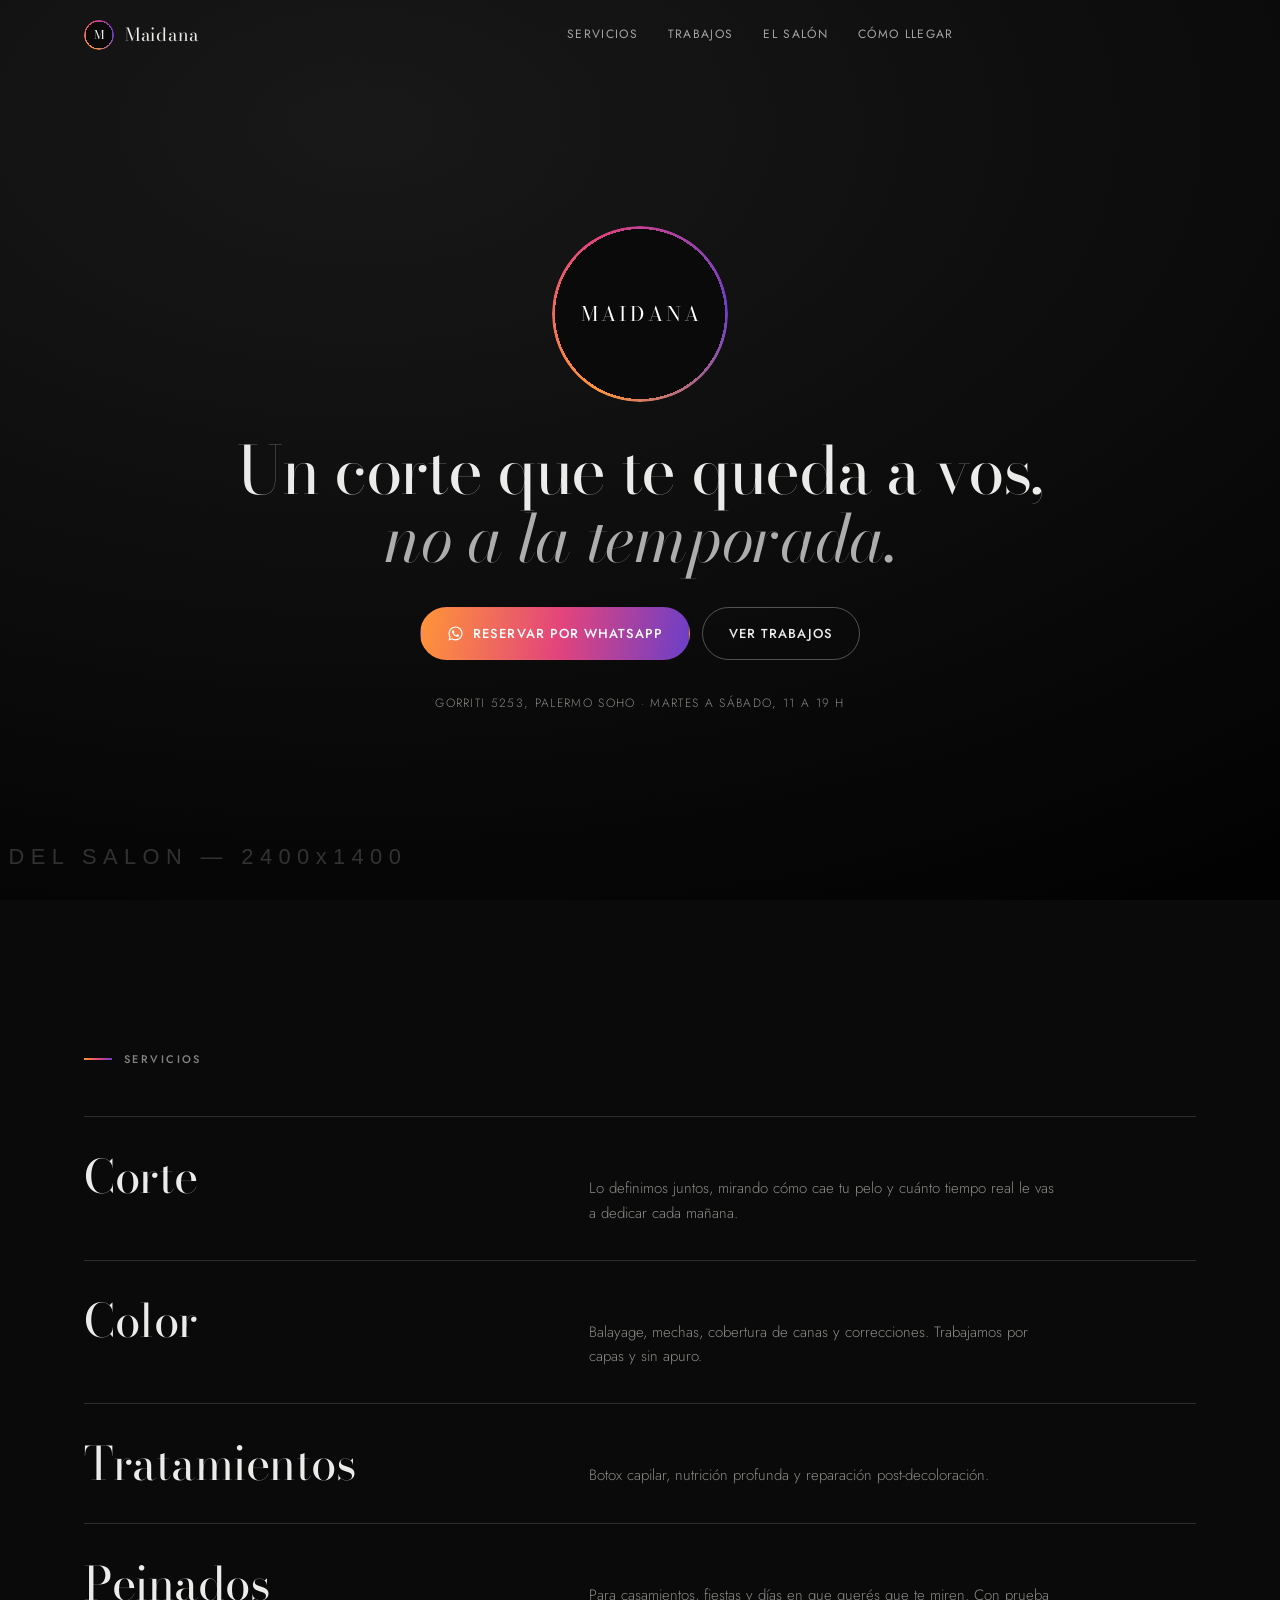
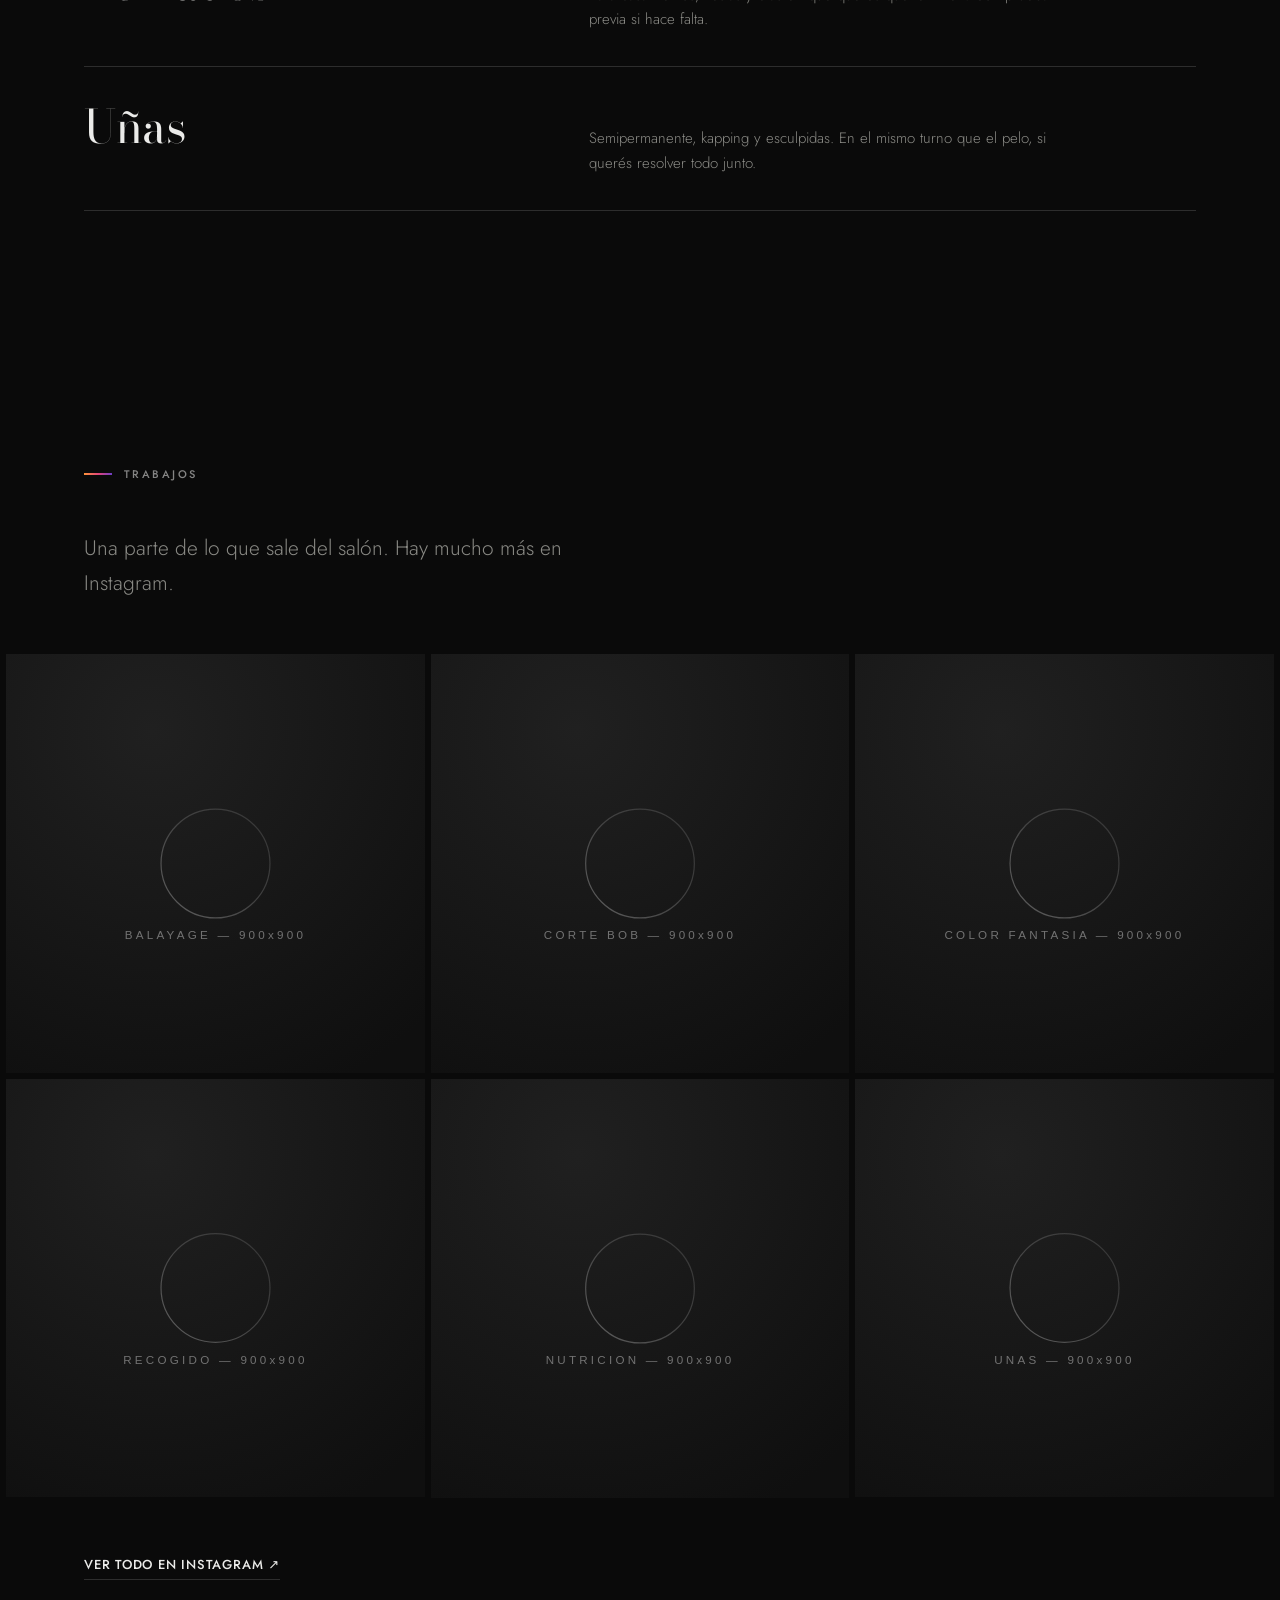
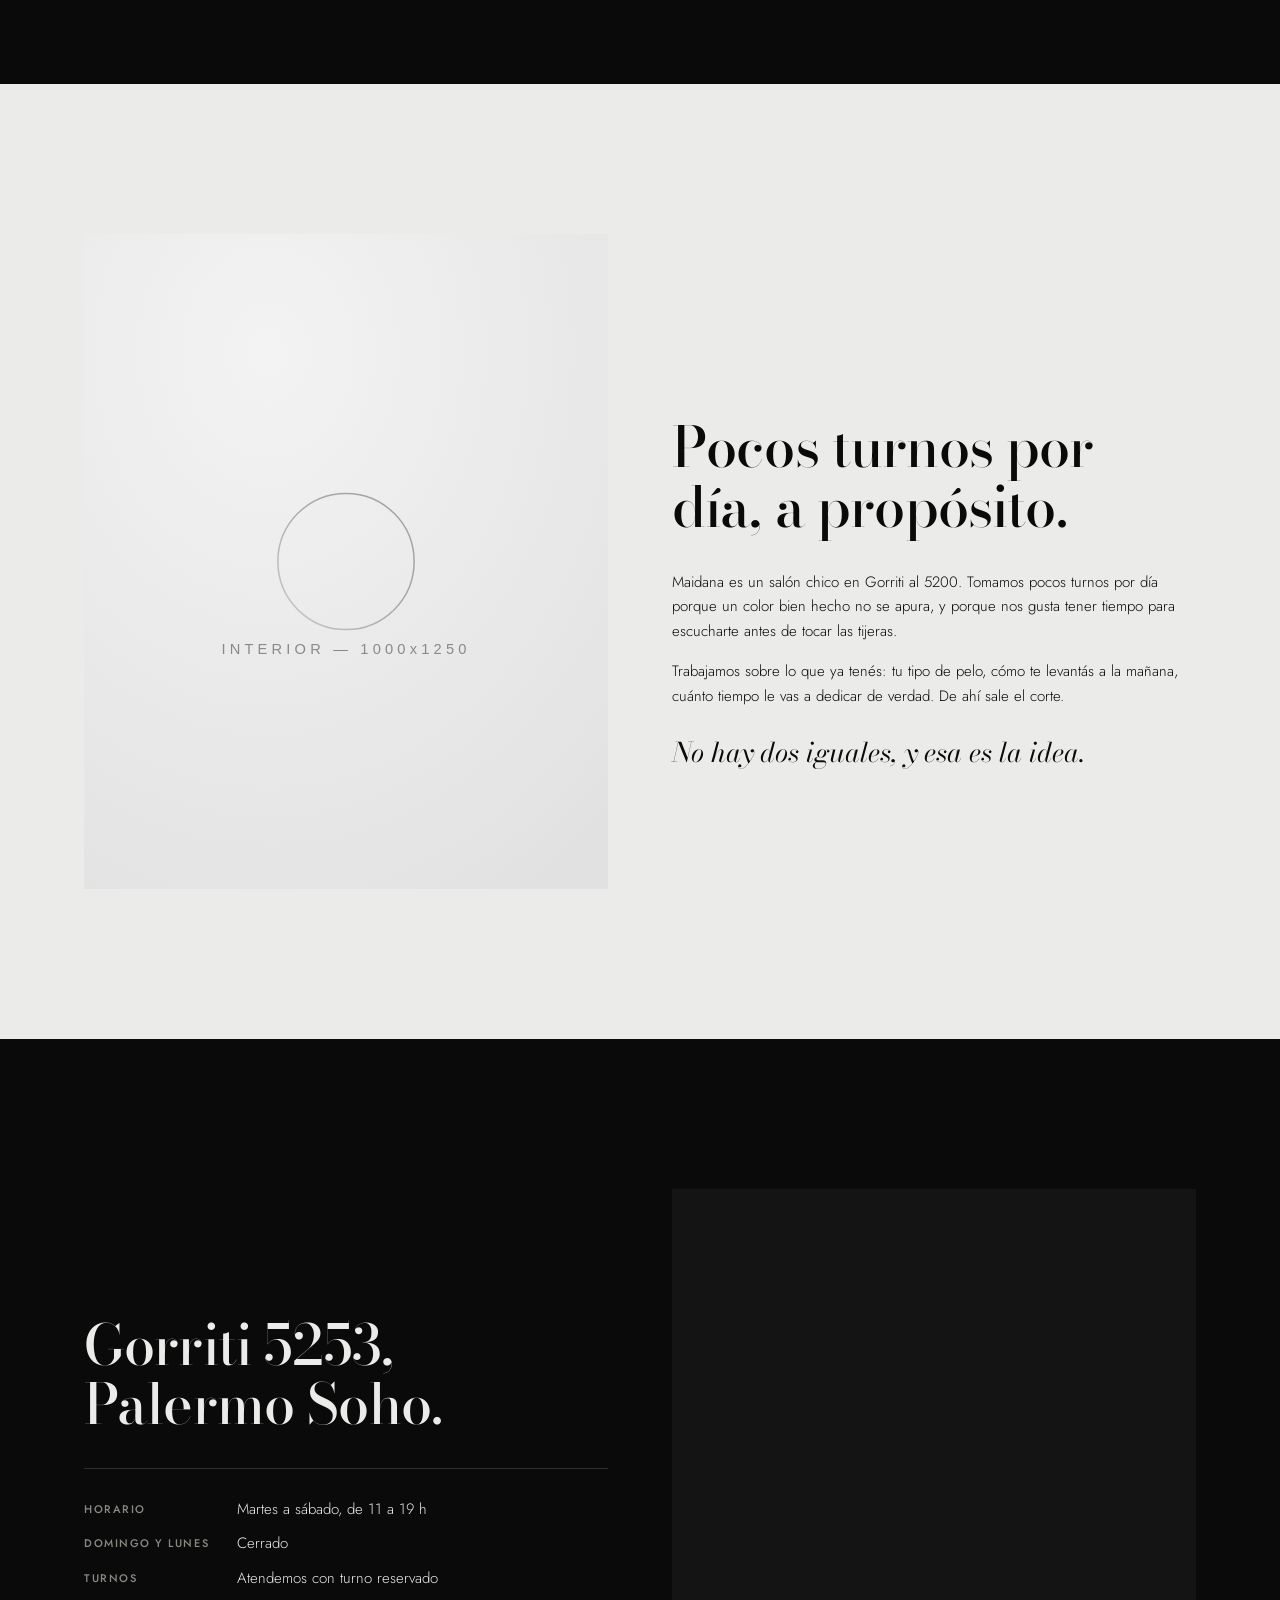
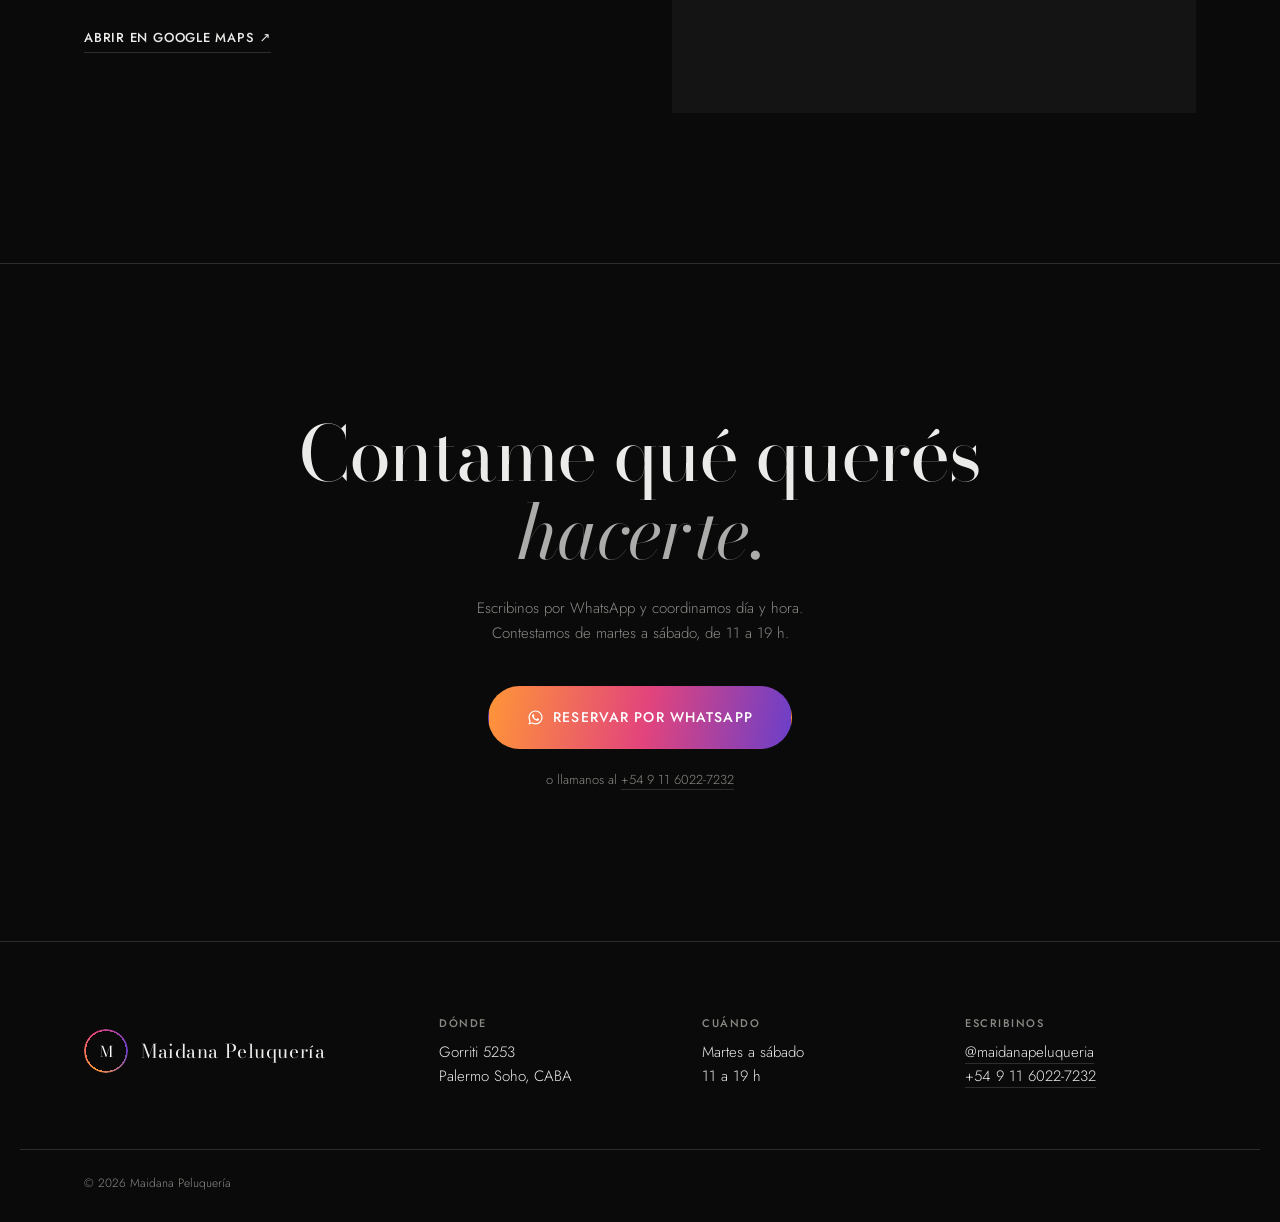
<file: index.html>
<!DOCTYPE html>
<html lang="es-AR">
<head>
<meta charset="utf-8">
<meta name="viewport" content="width=device-width, initial-scale=1">
<title>Maidana Peluquería — Salón de autor en Palermo Soho</title>
<meta name="description" content="Salón de peluquería en Gorriti 5253, Palermo Soho. Corte, color, tratamientos, peinados y uñas. Pocos turnos por día. Reservá por WhatsApp.">

<meta property="og:type" content="website">
<meta property="og:title" content="Maidana Peluquería — Salón de autor en Palermo Soho">
<meta property="og:description" content="Corte, color, tratamientos, peinados y uñas en Gorriti 5253. Martes a sábado, de 11 a 19 h.">
<meta property="og:locale" content="es_AR">
<meta name="theme-color" content="#0A0A0A">

<link rel="preconnect" href="https://fonts.googleapis.com">
<link rel="preconnect" href="https://fonts.gstatic.com" crossorigin>
<link href="https://fonts.googleapis.com/css2?family=Bodoni+Moda:ital,opsz,wght@0,6..96,400;0,6..96,500;0,6..96,600;1,6..96,400;1,6..96,500&family=Jost:wght@300;400;500;600&display=swap" rel="stylesheet">
<link rel="stylesheet" href="assets/styles.css">
</head>
<body>

<a class="skip" href="#servicios">Saltar al contenido</a>

<header class="head" id="head">
  <div class="head__in">
    <a class="head__mark" href="#inicio" aria-label="Maidana Peluquería, ir al inicio">
      <span class="mark mark--xs" aria-hidden="true">
        <span class="mark__ring"></span>
        <span class="mark__word">M</span>
      </span>
      <span class="head__name">Maidana</span>
    </a>

    <nav class="head__nav" aria-label="Secciones">
      <a href="#servicios">Servicios</a>
      <a href="#trabajos">Trabajos</a>
      <a href="#salon">El salón</a>
      <a href="#llegar">Cómo llegar</a>
    </nav>

    <a class="btn btn--sm btn--flare head__cta"
       href="https://wa.me/5491160227232?text=Hola!%20Quiero%20reservar%20un%20turno%20en%20Maidana%20Peluqueria"
       target="_blank" rel="noopener">
      <svg class="ico" viewBox="0 0 24 24" aria-hidden="true"><path d="M12.04 2A9.9 9.9 0 0 0 2.1 11.9c0 1.75.46 3.46 1.34 4.97L2 22l5.28-1.38a9.9 9.9 0 0 0 4.76 1.21h.01a9.9 9.9 0 0 0 9.93-9.9A9.9 9.9 0 0 0 12.04 2Zm0 18.14h-.01a8.2 8.2 0 0 1-4.18-1.15l-.3-.18-3.13.82.84-3.05-.2-.31a8.2 8.2 0 0 1-1.26-4.37 8.24 8.24 0 1 1 8.24 8.24Zm4.52-6.16c-.25-.12-1.47-.72-1.69-.81-.23-.08-.39-.12-.56.13-.16.24-.64.8-.78.97-.15.16-.29.18-.53.06-.25-.12-1.05-.39-1.99-1.23-.74-.66-1.23-1.47-1.38-1.71-.14-.25-.01-.38.11-.5.11-.11.25-.29.37-.44.13-.14.17-.24.25-.41.08-.16.04-.31-.02-.43-.06-.12-.56-1.34-.76-1.84-.2-.48-.4-.42-.56-.43h-.47c-.16 0-.43.06-.65.31-.22.24-.86.84-.86 2.05s.88 2.38 1 2.54c.13.17 1.73 2.64 4.2 3.7.58.26 1.04.41 1.4.52.59.19 1.13.16 1.55.1.47-.07 1.47-.6 1.67-1.18.21-.58.21-1.07.15-1.18-.06-.1-.22-.16-.47-.28Z"/></svg>
      Reservar por WhatsApp
    </a>
  </div>
</header>

<main>

  <!-- ══ HERO ══ La foto está partida al medio. Al scrollear se abre como una raya. -->
  <section class="hero" id="inicio">
    <div class="hero__bg" aria-hidden="true">
      <div class="hero__half hero__half--l">
        <!-- PLACEHOLDER: reemplazar assets/img/hero.svg por la foto real. Ver README. -->
        <img src="assets/img/hero.svg" alt="" loading="eager">
      </div>
      <div class="hero__half hero__half--r">
        <img src="assets/img/hero.svg" alt="" loading="eager">
      </div>
      <span class="hero__part"></span>
    </div>

    <div class="hero__content">
      <span class="mark mark--lg">
        <span class="mark__ring" aria-hidden="true"></span>
        <span class="mark__word">MAIDANA</span>
      </span>

      <h1 class="hero__line">Un corte que te queda a&nbsp;vos,<br><em>no a la temporada.</em></h1>

      <div class="hero__acts">
        <a class="btn btn--flare"
           href="https://wa.me/5491160227232?text=Hola!%20Quiero%20reservar%20un%20turno%20en%20Maidana%20Peluqueria"
           target="_blank" rel="noopener">
          <svg class="ico" viewBox="0 0 24 24" aria-hidden="true"><path d="M12.04 2A9.9 9.9 0 0 0 2.1 11.9c0 1.75.46 3.46 1.34 4.97L2 22l5.28-1.38a9.9 9.9 0 0 0 4.76 1.21h.01a9.9 9.9 0 0 0 9.93-9.9A9.9 9.9 0 0 0 12.04 2Zm0 18.14h-.01a8.2 8.2 0 0 1-4.18-1.15l-.3-.18-3.13.82.84-3.05-.2-.31a8.2 8.2 0 0 1-1.26-4.37 8.24 8.24 0 1 1 8.24 8.24Zm4.52-6.16c-.25-.12-1.47-.72-1.69-.81-.23-.08-.39-.12-.56.13-.16.24-.64.8-.78.97-.15.16-.29.18-.53.06-.25-.12-1.05-.39-1.99-1.23-.74-.66-1.23-1.47-1.38-1.71-.14-.25-.01-.38.11-.5.11-.11.25-.29.37-.44.13-.14.17-.24.25-.41.08-.16.04-.31-.02-.43-.06-.12-.56-1.34-.76-1.84-.2-.48-.4-.42-.56-.43h-.47c-.16 0-.43.06-.65.31-.22.24-.86.84-.86 2.05s.88 2.38 1 2.54c.13.17 1.73 2.64 4.2 3.7.58.26 1.04.41 1.4.52.59.19 1.13.16 1.55.1.47-.07 1.47-.6 1.67-1.18.21-.58.21-1.07.15-1.18-.06-.1-.22-.16-.47-.28Z"/></svg>
          Reservar por WhatsApp
        </a>
        <a class="btn btn--ghost" href="#trabajos">Ver trabajos</a>
      </div>

      <p class="hero__meta">Gorriti 5253, Palermo Soho · Martes a sábado, 11 a 19&nbsp;h</p>
    </div>
  </section>


  <!-- ══ SERVICIOS ══ Lista tipográfica, no grilla de tarjetas. -->
  <section class="section" id="servicios">
    <div class="wrap">
      <p class="eyebrow" data-reveal><span class="eyebrow__tick" aria-hidden="true"></span>Servicios</p>

      <ul class="svc">
        <li class="svc__row" data-reveal>
          <h2 class="svc__name">Corte</h2>
          <p class="svc__note">Lo definimos juntos, mirando cómo cae tu pelo y cuánto tiempo real le vas a dedicar cada mañana.</p>
        </li>
        <li class="svc__row" data-reveal>
          <h2 class="svc__name">Color</h2>
          <p class="svc__note">Balayage, mechas, cobertura de canas y correcciones. Trabajamos por capas y sin apuro.</p>
        </li>
        <li class="svc__row" data-reveal>
          <h2 class="svc__name">Tratamientos</h2>
          <p class="svc__note">Botox capilar, nutrición profunda y reparación post-decoloración.</p>
        </li>
        <li class="svc__row" data-reveal>
          <h2 class="svc__name">Peinados</h2>
          <p class="svc__note">Para casamientos, fiestas y días en que querés que te miren. Con prueba previa si hace falta.</p>
        </li>
        <li class="svc__row" data-reveal>
          <h2 class="svc__name">Uñas</h2>
          <p class="svc__note">Semipermanente, kapping y esculpidas. En el mismo turno que el pelo, si querés resolver todo junto.</p>
        </li>
      </ul>
    </div>
  </section>


  <!-- ══ TRABAJOS ══ -->
  <section class="section section--tight" id="trabajos">
    <div class="wrap">
      <p class="eyebrow" data-reveal><span class="eyebrow__tick" aria-hidden="true"></span>Trabajos</p>
      <p class="lede" data-reveal>Una parte de lo que sale del salón. Hay mucho más en Instagram.</p>
    </div>

    <ul class="grid">
      <!-- PLACEHOLDER: reemplazar assets/img/trabajo-N.svg por las fotos reales. Ver README. -->
      <li class="grid__cell" data-reveal>
        <img src="assets/img/trabajo-1.svg" alt="Balayage en tonos claros sobre pelo largo" loading="lazy">
        <span class="grid__tag">Balayage</span>
      </li>
      <li class="grid__cell" data-reveal>
        <img src="assets/img/trabajo-2.svg" alt="Corte bob a la altura de la mandíbula" loading="lazy">
        <span class="grid__tag">Corte bob</span>
      </li>
      <li class="grid__cell" data-reveal>
        <img src="assets/img/trabajo-3.svg" alt="Color fantasía en puntas" loading="lazy">
        <span class="grid__tag">Color fantasía</span>
      </li>
      <li class="grid__cell" data-reveal>
        <img src="assets/img/trabajo-4.svg" alt="Recogido bajo para fiesta" loading="lazy">
        <span class="grid__tag">Recogido</span>
      </li>
      <li class="grid__cell" data-reveal>
        <img src="assets/img/trabajo-5.svg" alt="Pelo con brillo después de un tratamiento de nutrición" loading="lazy">
        <span class="grid__tag">Nutrición</span>
      </li>
      <li class="grid__cell" data-reveal>
        <img src="assets/img/trabajo-6.svg" alt="Uñas esculpidas en tono nude" loading="lazy">
        <span class="grid__tag">Uñas</span>
      </li>
    </ul>

    <div class="wrap">
      <a class="link" href="https://instagram.com/maidanapeluqueria" target="_blank" rel="noopener">Ver todo en Instagram <span aria-hidden="true">↗</span></a>
    </div>
  </section>


  <!-- ══ EL SALÓN ══ -->
  <section class="section paper" id="salon">
    <div class="wrap split">
      <div class="split__media" data-reveal>
        <img src="assets/img/salon.svg" alt="Interior del salón" loading="lazy">
      </div>

      <div class="split__text">
        <p class="eyebrow" data-reveal><span class="eyebrow__tick" aria-hidden="true"></span>El salón</p>
        <h2 class="h2" data-reveal>Pocos turnos por día, a&nbsp;propósito.</h2>
        <p data-reveal>Maidana es un salón chico en Gorriti al 5200. Tomamos pocos turnos por día porque un color bien hecho no se apura, y porque nos gusta tener tiempo para escucharte antes de tocar las tijeras.</p>
        <p data-reveal>Trabajamos sobre lo que ya tenés: tu tipo de pelo, cómo te levantás a la mañana, cuánto tiempo le vas a dedicar de verdad. De ahí sale el corte.</p>
        <p class="quote" data-reveal>No hay dos iguales, y esa es la idea.</p>
      </div>
    </div>
  </section>


  <!-- ══ CÓMO LLEGAR ══ -->
  <section class="section" id="llegar">
    <div class="wrap split split--flip">
      <div class="split__text">
        <p class="eyebrow" data-reveal><span class="eyebrow__tick" aria-hidden="true"></span>Cómo llegar</p>
        <h2 class="h2" data-reveal>Gorriti 5253,<br>Palermo Soho.</h2>

        <dl class="facts" data-reveal>
          <dt>Horario</dt>
          <dd>Martes a sábado, de 11 a 19&nbsp;h</dd>
          <dt>Domingo y lunes</dt>
          <dd>Cerrado</dd>
          <dt>Turnos</dt>
          <dd>Atendemos con turno reservado</dd>
        </dl>

        <a class="link" href="https://www.google.com/maps/search/?api=1&query=Gorriti+5253+Palermo+Buenos+Aires" target="_blank" rel="noopener">Abrir en Google Maps <span aria-hidden="true">↗</span></a>
      </div>

      <div class="split__media split__media--map" data-reveal>
        <iframe
          title="Mapa: Gorriti 5253, Palermo Soho, Buenos Aires"
          src="https://www.google.com/maps?q=Gorriti+5253,+Palermo,+Buenos+Aires&output=embed"
          loading="lazy" referrerpolicy="no-referrer-when-downgrade"></iframe>
      </div>
    </div>
  </section>


  <!-- ══ RESERVAR ══ -->
  <section class="section close" id="reservar">
    <div class="wrap close__in">
      <h2 class="close__h" data-reveal>Contame qué querés<br><em>hacerte.</em></h2>
      <p class="close__p" data-reveal>Escribinos por WhatsApp y coordinamos día y hora. Contestamos de martes a sábado, de 11 a 19&nbsp;h.</p>
      <a class="btn btn--lg btn--flare" data-reveal id="closeCta"
         href="https://wa.me/5491160227232?text=Hola!%20Quiero%20reservar%20un%20turno%20en%20Maidana%20Peluqueria"
         target="_blank" rel="noopener">
        <svg class="ico" viewBox="0 0 24 24" aria-hidden="true"><path d="M12.04 2A9.9 9.9 0 0 0 2.1 11.9c0 1.75.46 3.46 1.34 4.97L2 22l5.28-1.38a9.9 9.9 0 0 0 4.76 1.21h.01a9.9 9.9 0 0 0 9.93-9.9A9.9 9.9 0 0 0 12.04 2Zm0 18.14h-.01a8.2 8.2 0 0 1-4.18-1.15l-.3-.18-3.13.82.84-3.05-.2-.31a8.2 8.2 0 0 1-1.26-4.37 8.24 8.24 0 1 1 8.24 8.24Zm4.52-6.16c-.25-.12-1.47-.72-1.69-.81-.23-.08-.39-.12-.56.13-.16.24-.64.8-.78.97-.15.16-.29.18-.53.06-.25-.12-1.05-.39-1.99-1.23-.74-.66-1.23-1.47-1.38-1.71-.14-.25-.01-.38.11-.5.11-.11.25-.29.37-.44.13-.14.17-.24.25-.41.08-.16.04-.31-.02-.43-.06-.12-.56-1.34-.76-1.84-.2-.48-.4-.42-.56-.43h-.47c-.16 0-.43.06-.65.31-.22.24-.86.84-.86 2.05s.88 2.38 1 2.54c.13.17 1.73 2.64 4.2 3.7.58.26 1.04.41 1.4.52.59.19 1.13.16 1.55.1.47-.07 1.47-.6 1.67-1.18.21-.58.21-1.07.15-1.18-.06-.1-.22-.16-.47-.28Z"/></svg>
        Reservar por WhatsApp
      </a>
      <p class="close__alt">o llamanos al <a href="tel:+5491160227232">+54 9 11 6022-7232</a></p>
    </div>
  </section>

</main>


<footer class="foot">
  <div class="wrap foot__in">
    <div class="foot__brand">
      <span class="mark mark--sm" aria-hidden="true">
        <span class="mark__ring"></span>
        <span class="mark__word">M</span>
      </span>
      <p class="foot__name">Maidana Peluquería</p>
    </div>

    <div class="foot__col">
      <p class="foot__k">Dónde</p>
      <p>Gorriti 5253<br>Palermo Soho, CABA</p>
    </div>

    <div class="foot__col">
      <p class="foot__k">Cuándo</p>
      <p>Martes a sábado<br>11 a 19 h</p>
    </div>

    <div class="foot__col">
      <p class="foot__k">Escribinos</p>
      <p>
        <a href="https://instagram.com/maidanapeluqueria" target="_blank" rel="noopener">@maidanapeluqueria</a><br>
        <a href="https://wa.me/5491160227232?text=Hola!%20Quiero%20reservar%20un%20turno%20en%20Maidana%20Peluqueria" target="_blank" rel="noopener">+54 9 11 6022-7232</a>
      </p>
    </div>
  </div>

  <div class="wrap foot__base">
    <p>© <span id="yr">2026</span> Maidana Peluquería</p>
  </div>
</footer>


<!-- CTA fija en mobile. Aparece al salir del hero, se esconde sobre la sección de reserva. -->
<div class="dock" id="dock" hidden>
  <a class="btn btn--flare btn--block"
     href="https://wa.me/5491160227232?text=Hola!%20Quiero%20reservar%20un%20turno%20en%20Maidana%20Peluqueria"
     target="_blank" rel="noopener">
    <svg class="ico" viewBox="0 0 24 24" aria-hidden="true"><path d="M12.04 2A9.9 9.9 0 0 0 2.1 11.9c0 1.75.46 3.46 1.34 4.97L2 22l5.28-1.38a9.9 9.9 0 0 0 4.76 1.21h.01a9.9 9.9 0 0 0 9.93-9.9A9.9 9.9 0 0 0 12.04 2Zm0 18.14h-.01a8.2 8.2 0 0 1-4.18-1.15l-.3-.18-3.13.82.84-3.05-.2-.31a8.2 8.2 0 0 1-1.26-4.37 8.24 8.24 0 1 1 8.24 8.24Zm4.52-6.16c-.25-.12-1.47-.72-1.69-.81-.23-.08-.39-.12-.56.13-.16.24-.64.8-.78.97-.15.16-.29.18-.53.06-.25-.12-1.05-.39-1.99-1.23-.74-.66-1.23-1.47-1.38-1.71-.14-.25-.01-.38.11-.5.11-.11.25-.29.37-.44.13-.14.17-.24.25-.41.08-.16.04-.31-.02-.43-.06-.12-.56-1.34-.76-1.84-.2-.48-.4-.42-.56-.43h-.47c-.16 0-.43.06-.65.31-.22.24-.86.84-.86 2.05s.88 2.38 1 2.54c.13.17 1.73 2.64 4.2 3.7.58.26 1.04.41 1.4.52.59.19 1.13.16 1.55.1.47-.07 1.47-.6 1.67-1.18.21-.58.21-1.07.15-1.18-.06-.1-.22-.16-.47-.28Z"/></svg>
    Reservar por WhatsApp
  </a>
</div>

<script src="assets/script.js" defer></script>
</body>
</html>
</file>
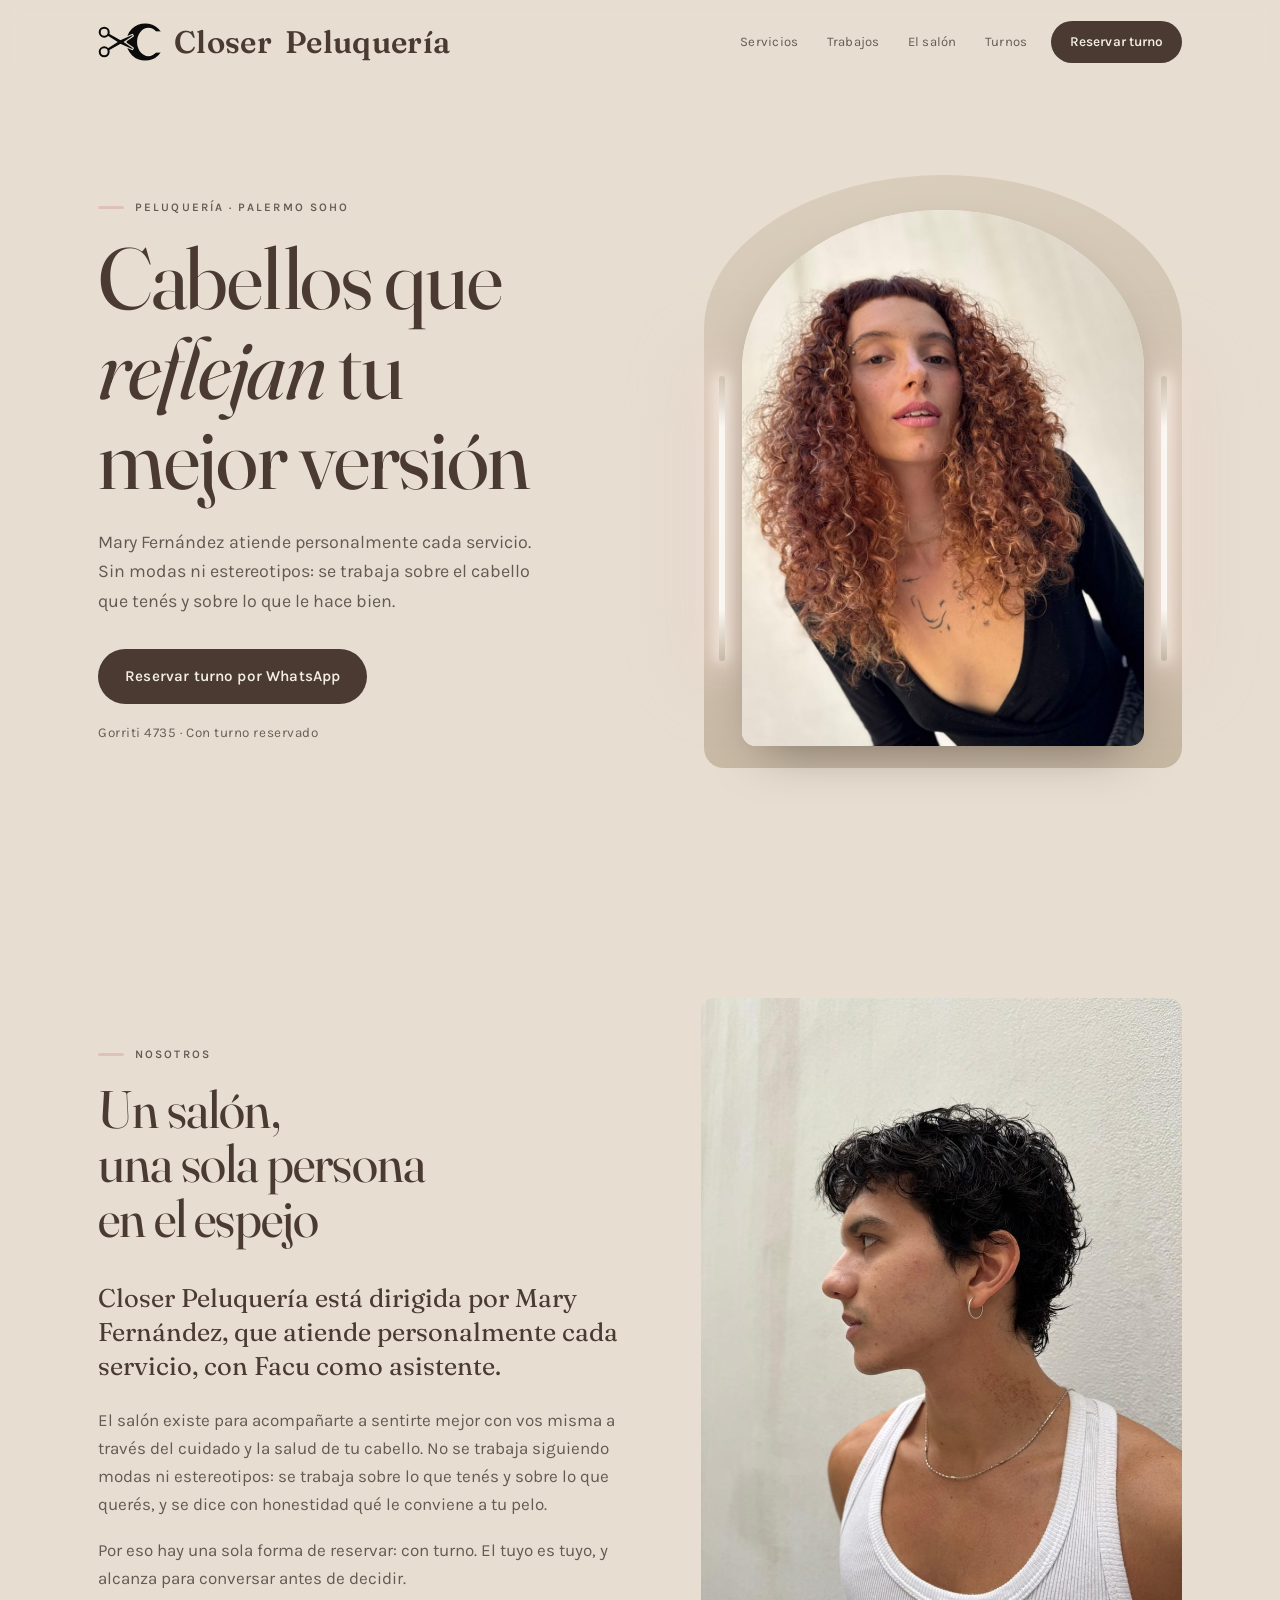
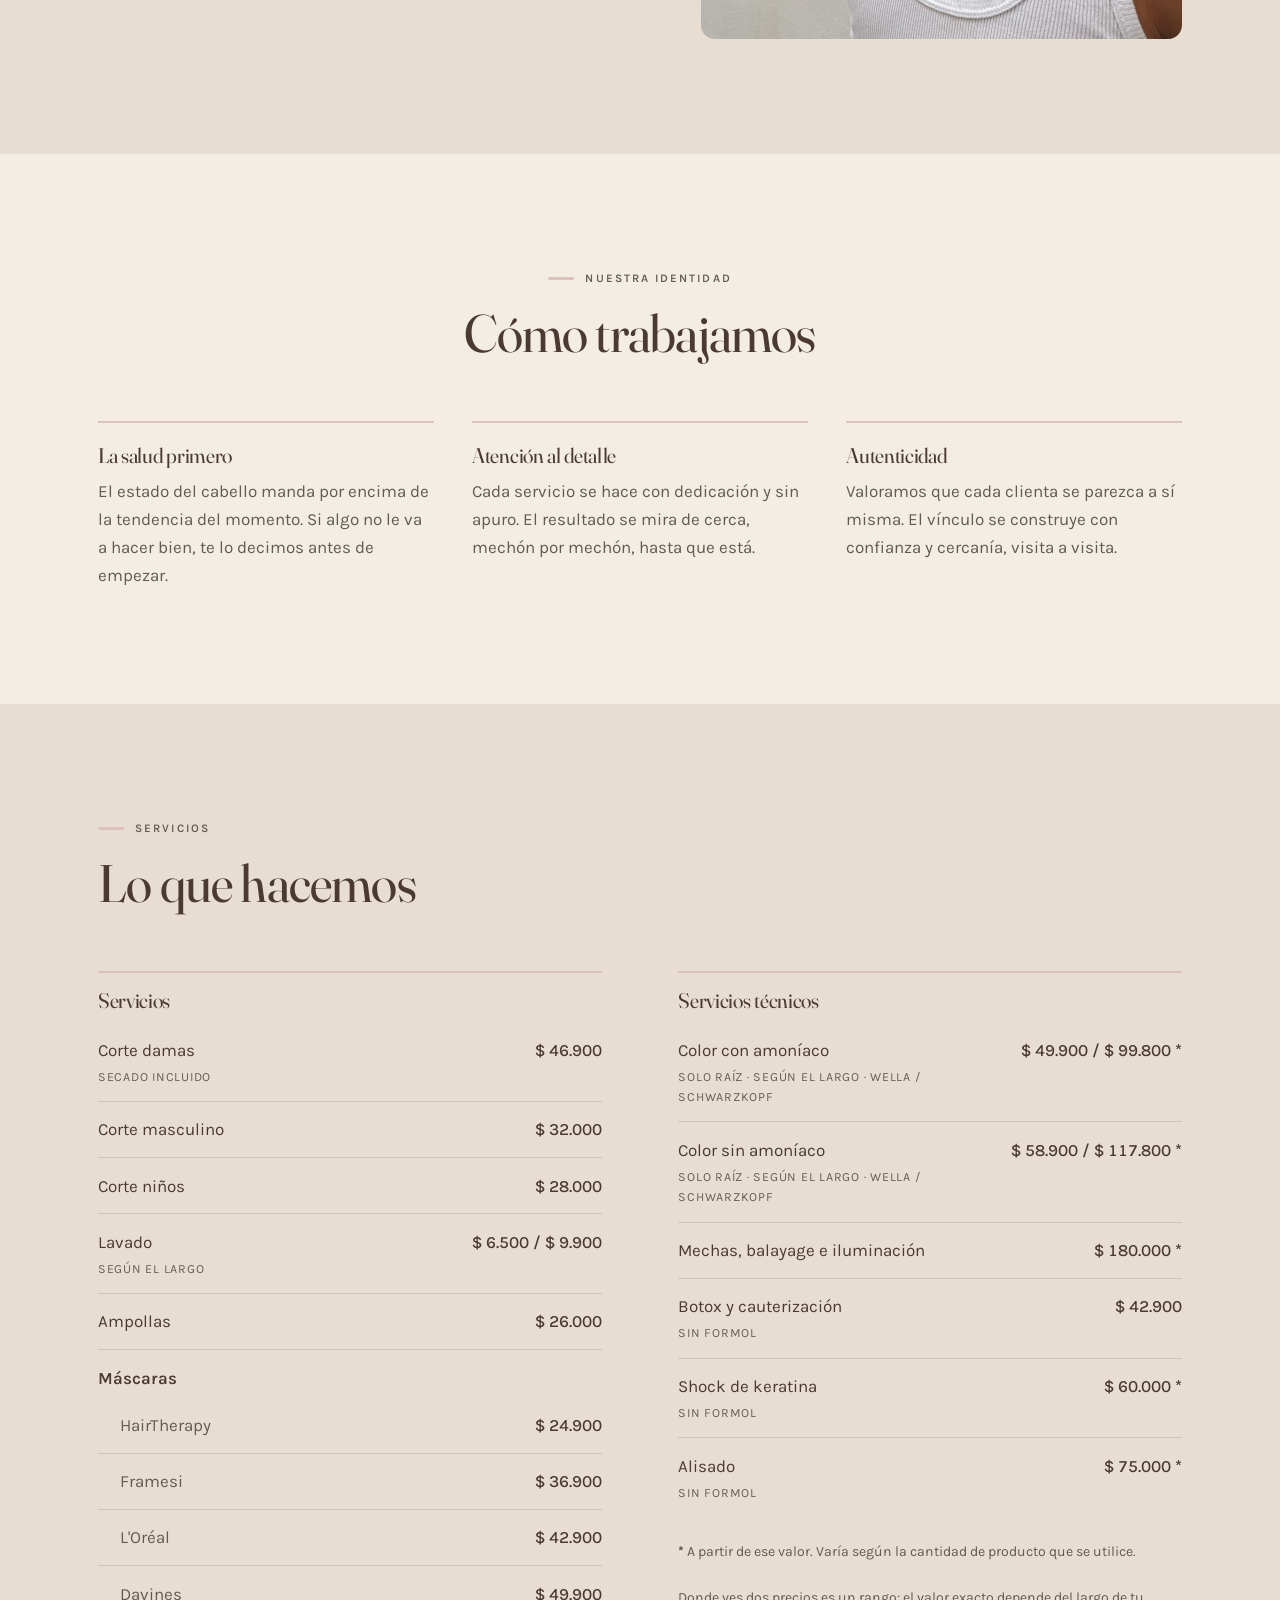
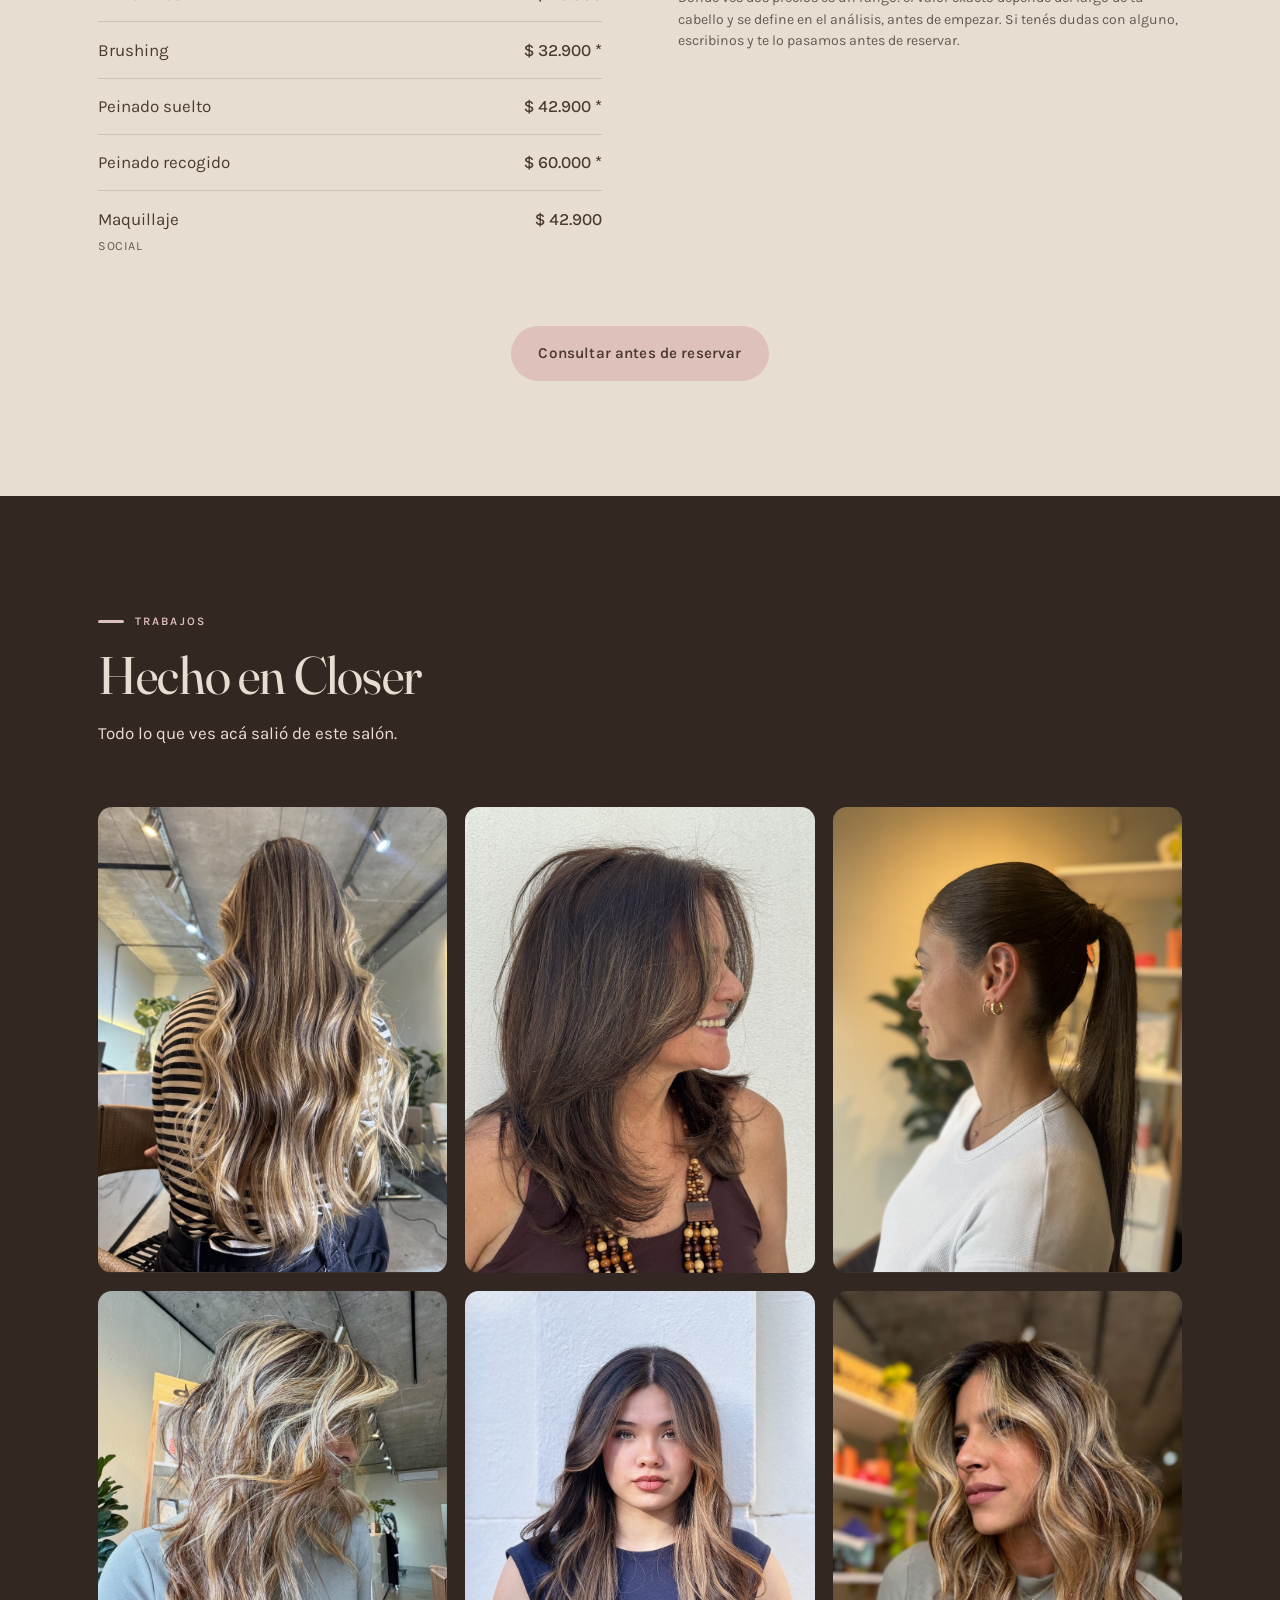
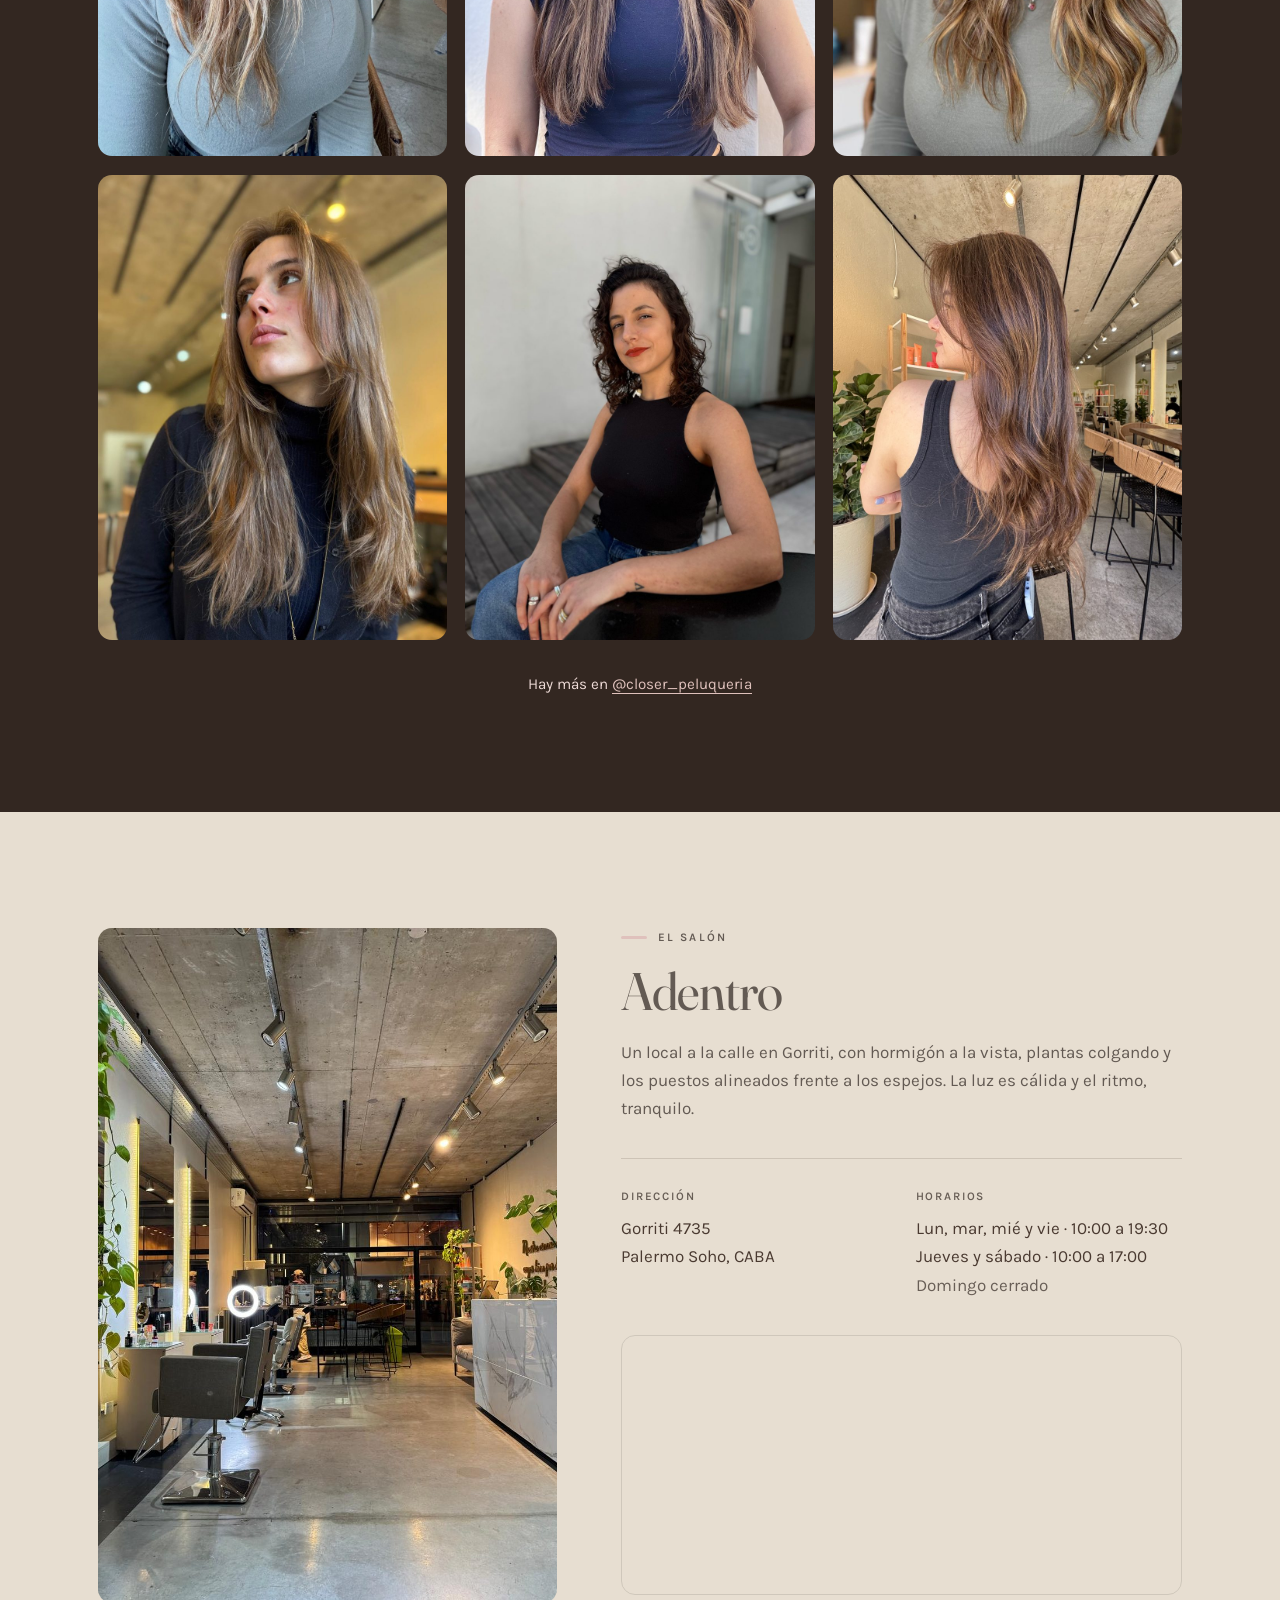
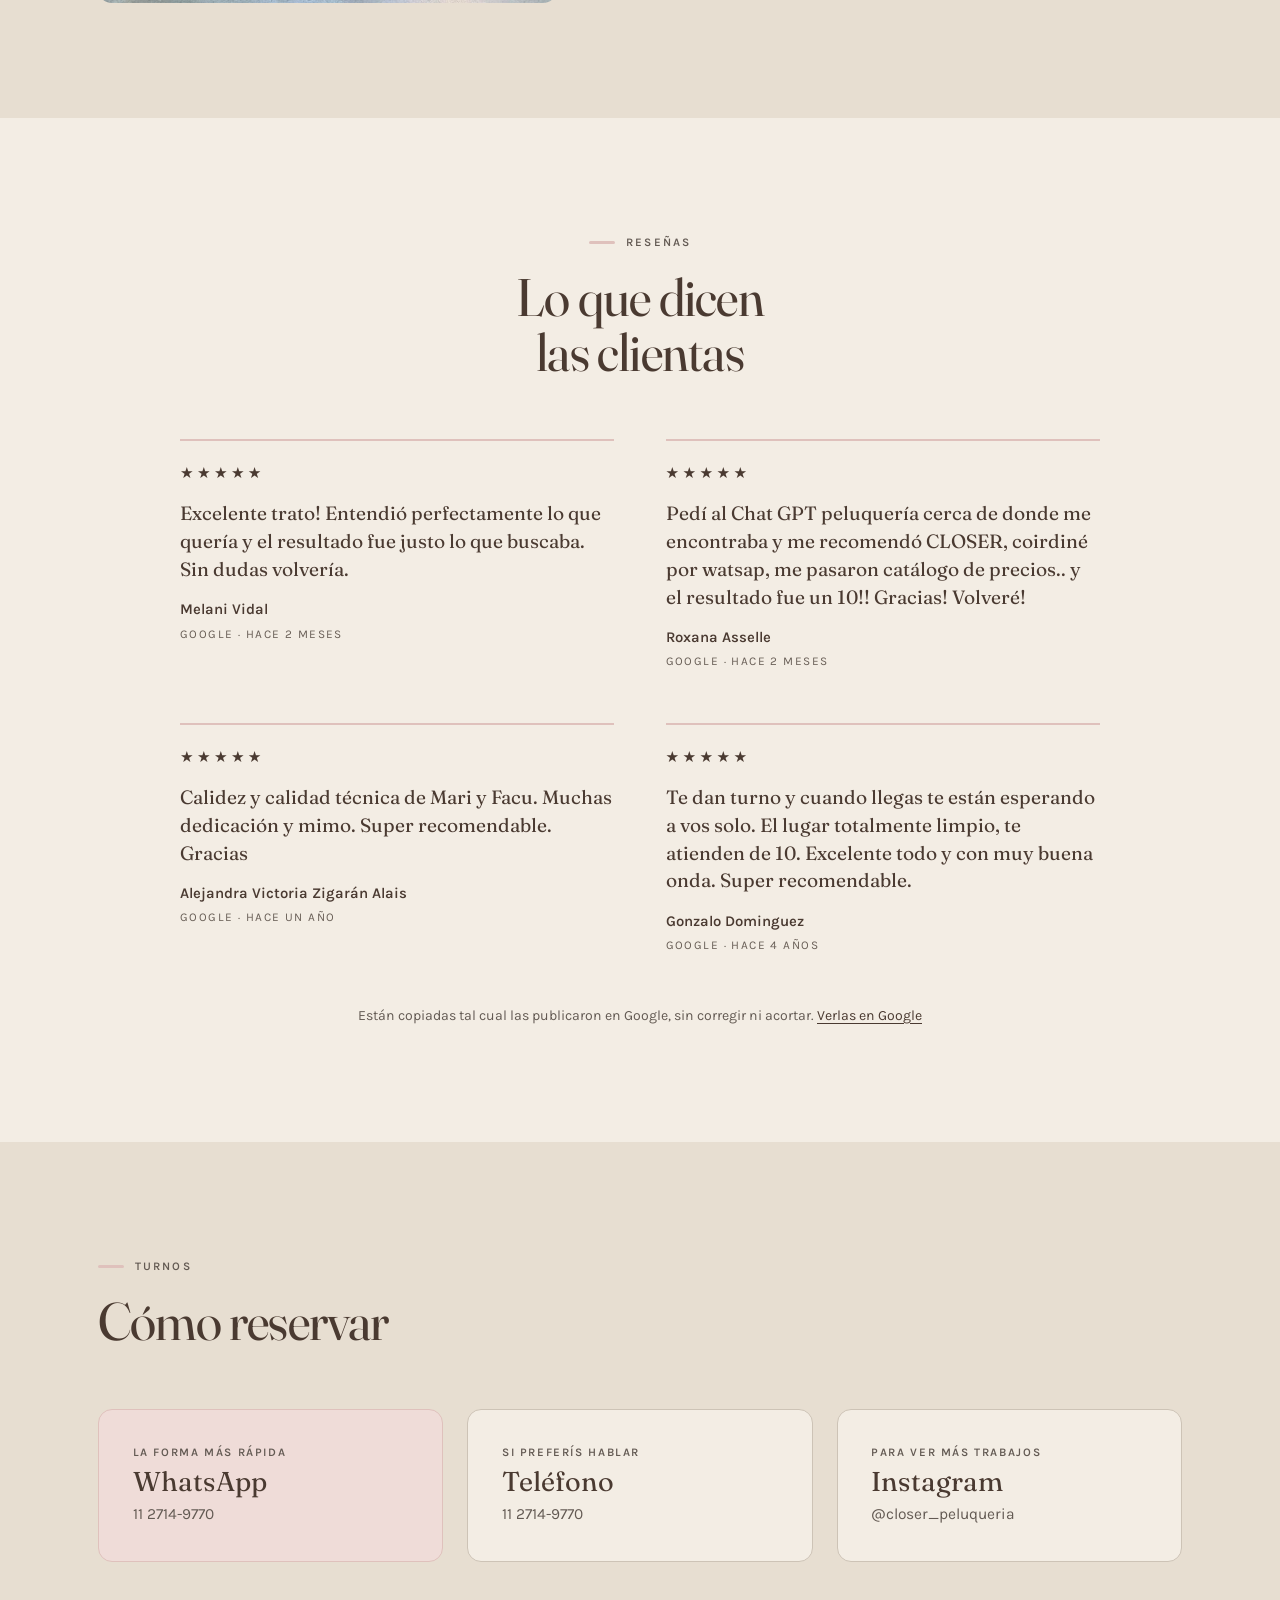
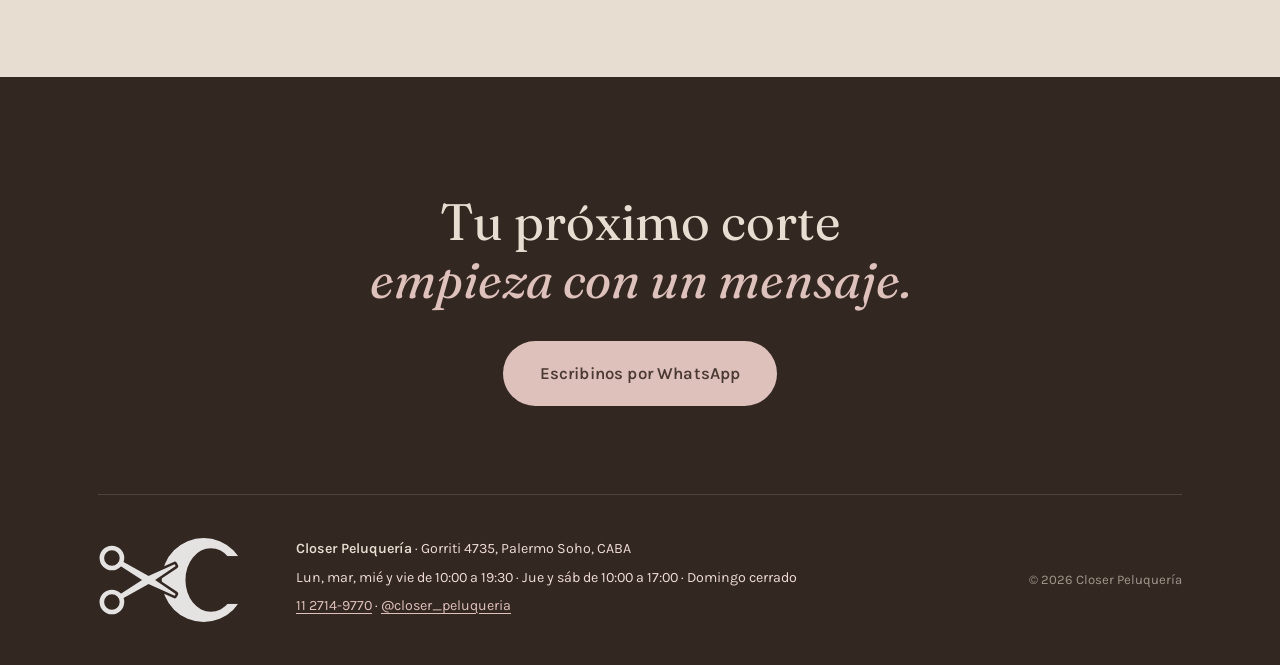
<file: closer/index.html>
<!DOCTYPE html>
<html lang="es-AR">
<head>
<meta charset="utf-8">
<meta name="viewport" content="width=device-width, initial-scale=1">

<title>Closer Peluquería — Cabellos que reflejan tu mejor versión</title>
<meta name="description" content="Peluquería en Gorriti 4735, Palermo Soho. Mary Fernández atiende personalmente cada servicio: corte, color, mechas, balayage, tratamientos, brushing y alisado. Pedí tu turno por WhatsApp.">

<!-- Open Graph: lo que se ve cuando alguien comparte el link -->
<meta property="og:type" content="website">
<meta property="og:title" content="Closer Peluquería — Cabellos que reflejan tu mejor versión">
<meta property="og:description" content="Gorriti 4735, Palermo Soho. La salud del cabello antes que la moda. Pedí tu turno por WhatsApp.">
<meta property="og:locale" content="es_AR">
<!-- TODO: subir una foto real de 1200x630 px como assets/img/og.jpg y descomentar -->
<!-- <meta property="og:image" content="assets/img/og.jpg"> -->

<meta name="theme-color" content="#E7DED1">

<!-- Favicon: la C del logo, sin la tijera (a 32 px se vuelve una mancha). -->
<link rel="icon" href="assets/img/favicon.svg" type="image/svg+xml">

<!-- Las tipografías viven en el proyecto (assets/fuentes/), no en Google
     Fonts: así la página carga más rápido, no le pasa datos de tus visitas
     a un tercero y funciona con doble clic aunque no haya internet. -->
<link rel="stylesheet" href="assets/fuentes.css">

<link rel="stylesheet" href="assets/styles.css">
</head>

<body>

<!-- Para quien navega con teclado: primer tab, salta el menú -->
<a class="skip" href="#contenido">Ir al contenido</a>

<!-- ============================================================
     HEADER — el wordmark va con las dos palabras del mismo tamaño
     y el mismo formato. El símbolo (la C con la tijera) no va acá:
     va una sola vez, al final de la página, en el pie.
     ============================================================ -->
<header class="cabecera" id="cabecera">
  <div class="ancho cabecera__in">
    <a class="marca" href="#inicio">
      <img class="marca__logo" src="assets/img/logo.svg" alt="" width="67" height="40">
      <span class="marca__txt">
        <span class="marca__p">Closer</span>
        <span class="marca__p">Peluquería</span>
      </span>
    </a>

    <nav class="menu" aria-label="Secciones">
      <a href="#servicios">Servicios</a>
      <a href="#trabajos">Trabajos</a>
      <a href="#salon">El salón</a>
      <a href="#turnos">Turnos</a>
    </nav>

    <a class="boton boton--chico cabecera__cta"
       href="https://wa.me/5491127149770?text=Hola%20Closer%2C%20quiero%20pedir%20un%20turno"
       target="_blank" rel="noopener">Reservar turno</a>
  </div>
</header>

<main id="contenido">

  <!-- ============================================================
       HERO — el gesto de la página. La bio de Closer dice "cabellos
       que REFLEJAN", así que el inicio es un espejo de salón: la foto
       en arco, y a los costados las dos franjas de luz que tiene el
       local de verdad. Al cargar, las luces se encienden. Es el único
       momento animado; el resto de la página está quieto a propósito.
       ============================================================ -->
  <section class="hero" id="inicio">
    <div class="ancho hero__in">

      <div class="hero__txt">
        <p class="volanta">Peluquería · Palermo Soho</p>
        <h1 class="hero__h1">Cabellos que <em>reflejan</em> tu mejor versión</h1>
        <p class="hero__bajada">
          Mary Fernández atiende personalmente cada servicio. Sin modas ni
          estereotipos: se trabaja sobre el cabello que tenés y sobre lo que
          le hace bien.
        </p>
        <a class="boton"
           href="https://wa.me/5491127149770?text=Hola%20Closer%2C%20quiero%20pedir%20un%20turno"
           target="_blank" rel="noopener">Reservar turno por WhatsApp</a>
        <p class="hero__pie">Gorriti 4735 · Con turno reservado</p>
      </div>

      <div class="espejo">
        <span class="espejo__luz espejo__luz--izq" aria-hidden="true"></span>
        <span class="espejo__luz espejo__luz--der" aria-hidden="true"></span>
        <figure class="espejo__marco">
          <img src="assets/img/trabajo-3.jpg" width="900" height="1200"
               alt="Color cobrizo sobre rulos definidos y voluminosos, hecho en Closer">
        </figure>
      </div>

    </div>
  </section>


  <!-- ============================================================
       NOSOTROS — storytelling breve. Todo el contenido de esta sección lo
       confirmó el cliente; no hay nada supuesto. El título dice "una sola
       persona" por quien hace el servicio, que es siempre Mary: Facu asiste,
       no atiende. Por eso está nombrado, para que nadie llegue y se encuentre
       con alguien que la página no mencionó.
       ============================================================ -->
  <section class="seccion nosotros" id="nosotros">
    <div class="ancho nosotros__in">
      <div class="nosotros__col">
        <div class="cabeza">
          <p class="volanta">Nosotros</p>
          <h2 class="h2">Un salón,<br>una sola persona<br>en el espejo</h2>
        </div>

        <div class="nosotros__txt">
          <p class="destacado">
            Closer Peluquería está dirigida por Mary Fernández, que atiende
            personalmente cada servicio, con Facu como asistente.
          </p>
          <p>
            El salón existe para acompañarte a sentirte mejor con vos misma a
            través del cuidado y la salud de tu cabello. No se trabaja siguiendo
            modas ni estereotipos: se trabaja sobre lo que tenés y sobre lo que
            querés, y se dice con honestidad qué le conviene a tu pelo.
          </p>
          <p>
            Por eso hay una sola forma de reservar: con turno. El tuyo es tuyo,
            y alcanza para conversar antes de decidir.
          </p>
        </div>
      </div>

      <figure class="nosotros__foto">
        <img src="assets/img/trabajo-6.jpg" width="900" height="1200" loading="lazy"
             alt="Corte mullet corto en pelo oscuro, con la textura natural a la vista, hecho en Closer">
      </figure>
    </div>
  </section>


  <!-- ============================================================
       IDENTIDAD — los valores, en las palabras del cliente.
       Sin numerar: no son una secuencia, son tres cosas simultáneas.
       ============================================================ -->
  <section class="seccion seccion--crema" id="identidad">
    <div class="ancho">
      <div class="cabeza cabeza--centro">
        <p class="volanta">Nuestra identidad</p>
        <h2 class="h2">Cómo trabajamos</h2>
      </div>

      <ul class="valores">
        <li class="valor">
          <h3 class="valor__t">La salud primero</h3>
          <p>
            El estado del cabello manda por encima de la tendencia del momento.
            Si algo no le va a hacer bien, te lo decimos antes de empezar.
          </p>
        </li>
        <li class="valor">
          <h3 class="valor__t">Atención al detalle</h3>
          <p>
            Cada servicio se hace con dedicación y sin apuro. El resultado se
            mira de cerca, mechón por mechón, hasta que está.
          </p>
        </li>
        <li class="valor">
          <h3 class="valor__t">Autenticidad</h3>
          <p>
            Valoramos que cada clienta se parezca a sí misma. El vínculo se
            construye con confianza y cercanía, visita a visita.
          </p>
        </li>
      </ul>
    </div>
  </section>


  <!-- ============================================================
       SERVICIOS — es la lista de precios real del salón, transcripta
       tal cual del cartel: dos grupos, y los precios con asterisco son
       "a partir de". Sin numerar y sin descripciones inventadas: cada
       renglón dice lo que dice el cartel y nada más.
       ============================================================ -->
  <section class="seccion" id="servicios">
    <div class="ancho">
      <div class="cabeza">
        <p class="volanta">Servicios</p>
        <h2 class="h2">Lo que hacemos</h2>
      </div>

      <div class="carta">

        <div class="carta__grupo">
          <h3 class="carta__t">Servicios</h3>
          <ul class="carta__lista">
            <li class="renglon">
              <span class="renglon__n">Corte damas <span class="renglon__ac">secado incluido</span></span>
              <span class="renglon__p">$ 46.900</span>
            </li>
            <li class="renglon">
              <span class="renglon__n">Corte masculino</span>
              <span class="renglon__p">$ 32.000</span>
            </li>
            <li class="renglon">
              <span class="renglon__n">Corte niños</span>
              <span class="renglon__p">$ 28.000</span>
            </li>
            <li class="renglon">
              <span class="renglon__n">Lavado <span class="renglon__ac">según el largo</span></span>
              <span class="renglon__p">$ 6.500 / $ 9.900</span>
            </li>
            <li class="renglon">
              <span class="renglon__n">Ampollas</span>
              <span class="renglon__p">$ 26.000</span>
            </li>

            <li class="renglon renglon--titulo">
              <span class="renglon__n">Máscaras</span>
            </li>
            <li class="renglon renglon--hija">
              <span class="renglon__n">HairTherapy</span>
              <span class="renglon__p">$ 24.900</span>
            </li>
            <li class="renglon renglon--hija">
              <span class="renglon__n">Framesi</span>
              <span class="renglon__p">$ 36.900</span>
            </li>
            <li class="renglon renglon--hija">
              <span class="renglon__n">L'Oréal</span>
              <span class="renglon__p">$ 42.900</span>
            </li>
            <li class="renglon renglon--hija">
              <span class="renglon__n">Davines</span>
              <span class="renglon__p">$ 49.900</span>
            </li>

            <li class="renglon">
              <span class="renglon__n">Brushing</span>
              <span class="renglon__p">$ 32.900 <b class="ast" aria-hidden="true">*</b></span>
            </li>
            <li class="renglon">
              <span class="renglon__n">Peinado suelto</span>
              <span class="renglon__p">$ 42.900 <b class="ast" aria-hidden="true">*</b></span>
            </li>
            <li class="renglon">
              <span class="renglon__n">Peinado recogido</span>
              <span class="renglon__p">$ 60.000 <b class="ast" aria-hidden="true">*</b></span>
            </li>
            <li class="renglon">
              <span class="renglon__n">Maquillaje <span class="renglon__ac">social</span></span>
              <span class="renglon__p">$ 42.900</span>
            </li>
          </ul>
        </div>

        <div class="carta__grupo">
          <h3 class="carta__t">Servicios técnicos</h3>
          <ul class="carta__lista">
            <li class="renglon">
              <span class="renglon__n">Color con amoníaco <span class="renglon__ac">solo raíz · según el largo · Wella / Schwarzkopf</span></span>
              <span class="renglon__p">$ 49.900 / $ 99.800 <b class="ast" aria-hidden="true">*</b></span>
            </li>
            <li class="renglon">
              <span class="renglon__n">Color sin amoníaco <span class="renglon__ac">solo raíz · según el largo · Wella / Schwarzkopf</span></span>
              <span class="renglon__p">$ 58.900 / $ 117.800 <b class="ast" aria-hidden="true">*</b></span>
            </li>
            <li class="renglon">
              <span class="renglon__n">Mechas, balayage e iluminación</span>
              <span class="renglon__p">$ 180.000 <b class="ast" aria-hidden="true">*</b></span>
            </li>
            <li class="renglon">
              <span class="renglon__n">Botox y cauterización <span class="renglon__ac">sin formol</span></span>
              <span class="renglon__p">$ 42.900</span>
            </li>
            <li class="renglon">
              <span class="renglon__n">Shock de keratina <span class="renglon__ac">sin formol</span></span>
              <span class="renglon__p">$ 60.000 <b class="ast" aria-hidden="true">*</b></span>
            </li>
            <li class="renglon">
              <span class="renglon__n">Alisado <span class="renglon__ac">sin formol</span></span>
              <span class="renglon__p">$ 75.000 <b class="ast" aria-hidden="true">*</b></span>
            </li>
          </ul>

          <p class="carta__nota">
            <b class="ast" aria-hidden="true">*</b>
            A partir de ese valor. Varía según la cantidad de producto que se
            utilice.
          </p>
          <p class="carta__nota">
            <!-- TODO: si los precios cambian, se actualizan acá y en ningún
                 otro lado. Conviene poner la fecha de la última actualización,
                 para que nadie llegue con una lista vieja. -->
            Donde ves dos precios es un rango: el valor exacto depende del
            largo de tu cabello y se define en el análisis, antes de empezar.
            Si tenés dudas con alguno, escribinos y te lo pasamos antes de
            reservar.
          </p>
        </div>

      </div>

      <!-- CTA de esta sección: acá todavía no se reserva, se pregunta.
           Va en rosa (secundario) para no competir con el del inicio. -->
      <p class="carta__cta">
        <a class="boton boton--claro"
           href="https://wa.me/5491127149770?text=Hola%20Closer%2C%20quer%C3%ADa%20consultar%20un%20precio%20antes%20de%20reservar"
           target="_blank" rel="noopener">Consultar antes de reservar</a>
      </p>
    </div>
  </section>


  <!-- ============================================================
       TRABAJOS — banda oscura para que las fotos descansen. Son fotos
       reales del salón: ver la tabla del README para reemplazarlas.
       ============================================================ -->
  <section class="seccion seccion--oscura" id="trabajos">
    <div class="ancho">
      <div class="cabeza">
        <p class="volanta">Trabajos</p>
        <h2 class="h2">Hecho en Closer</h2>
        <p class="cabeza__nota">Todo lo que ves acá salió de este salón.</p>
      </div>

      <div class="galeria">
        <figure class="galeria__i">
          <img src="assets/img/trabajo-1.jpg" width="900" height="1200" loading="lazy"
               alt="Color con balayage rubio sobre pelo largo ondulado, visto de espaldas, hecho en Closer">
        </figure>
        <figure class="galeria__i">
          <img src="assets/img/nosotros.jpg" width="1000" height="1333" loading="lazy"
               alt="Corte largo en capas sobre pelo castaño oscuro, con el movimiento marcado, hecho en Closer">
        </figure>
        <figure class="galeria__i">
          <img src="assets/img/hero.jpg" width="1000" height="1333" loading="lazy"
               alt="Peinado de cola alta, tirante y pulido, visto de perfil, hecho en Closer Peluquería">
        </figure>
        <figure class="galeria__i">
          <img src="assets/img/trabajo-5.jpg" width="900" height="1200" loading="lazy"
               alt="Iluminación con contorno en rubio claro, con la textura bien marcada, hecho en Closer">
        </figure>
        <figure class="galeria__i">
          <img src="assets/img/trabajo-4.jpg" width="900" height="1200" loading="lazy"
               alt="Mechas con contorno sobre pelo largo castaño oscuro, hecho en Closer">
        </figure>
        <figure class="galeria__i">
          <img src="assets/img/trabajo-2.jpg" width="900" height="1200" loading="lazy"
               alt="Iluminación con contorno sobre ondas rubias, en media melena larga, hecho en Closer">
        </figure>
        <figure class="galeria__i">
          <img src="assets/img/trabajo-7.jpg" width="900" height="1200" loading="lazy"
               alt="Corte largo en capas sobre pelo con reflejos claros, hecho en Closer">
        </figure>
        <figure class="galeria__i">
          <img src="assets/img/trabajo-9.jpg" width="900" height="1200" loading="lazy"
               alt="Corte en media melena sobre pelo oscuro con rulos, hecho en Closer">
        </figure>
        <figure class="galeria__i">
          <img src="assets/img/trabajo-8.jpg" width="900" height="1200" loading="lazy"
               alt="Pelo largo castaño con reflejos suaves, visto de espaldas en el salón, hecho en Closer">
        </figure>
      </div>

      <p class="galeria__ig">
        Hay más en
        <a href="https://instagram.com/closer_peluqueria" target="_blank" rel="noopener">@closer_peluqueria</a>
      </p>
    </div>
  </section>


  <!-- ============================================================
       EL SALÓN — lo que se describe acá está en la foto del local:
       hormigón a la vista, plantas, espejos con luz y vidriera a la calle.
       ============================================================ -->
  <section class="seccion" id="salon">
    <div class="ancho salon">
      <figure class="salon__foto">
        <img src="assets/img/salon.jpg" width="900" height="1200" loading="lazy"
             alt="Interior del salón de Closer: los puestos frente a los espejos con luz, hormigón a la vista y plantas colgantes">
      </figure>

      <div class="salon__txt">
        <p class="volanta">El salón</p>
        <h2 class="h2">Adentro</h2>
        <p>
          Un local a la calle en Gorriti, con hormigón a la vista, plantas
          colgando y los puestos alineados frente a los espejos. La luz es
          cálida y el ritmo, tranquilo.
        </p>

        <dl class="datos">
          <div class="datos__i">
            <dt>Dirección</dt>
            <dd>Gorriti 4735<br>Palermo Soho, CABA</dd>
          </div>
          <div class="datos__i">
            <dt>Horarios</dt>
            <dd>
              Lun, mar, mié y vie · 10:00 a 19:30<br>
              Jueves y sábado · 10:00 a 17:00<br>
              <span class="datos__off">Domingo cerrado</span>
            </dd>
          </div>
        </dl>

        <!-- Mapa de Google, sin API key. Va apagado a tono con la paleta. -->
        <iframe class="mapa" title="Mapa: Gorriti 4735, Palermo Soho, Buenos Aires"
                src="https://maps.google.com/maps?q=Gorriti%204735%2C%20Palermo%2C%20Buenos%20Aires&z=16&output=embed"
                loading="lazy" referrerpolicy="no-referrer-when-downgrade"></iframe>
      </div>
    </div>
  </section>


  <!-- ============================================================
       RESEÑAS — reales, copiadas de Google palabra por palabra. Los errores
       de tipeo son de quien las escribió y se dejan como están: la sección
       dice que van sin retoques, y retocarlas sería mentir.
       Para agregar una, se copia un <li class="resena"> entero.
       ============================================================ -->
  <section class="seccion seccion--crema" id="resenas">
    <div class="ancho">
      <div class="cabeza cabeza--centro">
        <p class="volanta">Reseñas</p>
        <h2 class="h2">Lo que dicen las clientas</h2>
      </div>

      <ul class="resenas">
        <li class="resena">
          <p class="resena__estrellas" aria-label="5 de 5 estrellas">
            <span aria-hidden="true">★★★★★</span>
          </p>
          <blockquote class="resena__cita">
            <p>Excelente trato! Entendió perfectamente lo que quería y el resultado fue justo lo que buscaba. Sin dudas volvería.</p>
          </blockquote>
          <footer class="resena__pie">
            <cite class="resena__quien">Melani Vidal</cite>
            <span class="resena__cuando">Google · hace 2 meses</span>
          </footer>
        </li>
        <li class="resena">
          <p class="resena__estrellas" aria-label="5 de 5 estrellas">
            <span aria-hidden="true">★★★★★</span>
          </p>
          <blockquote class="resena__cita">
            <p>Pedí al Chat GPT peluquería cerca de donde me encontraba y me recomendó CLOSER, coirdiné por watsap, me pasaron catálogo de precios.. y el resultado fue un 10!! Gracias! Volveré!</p>
          </blockquote>
          <footer class="resena__pie">
            <cite class="resena__quien">Roxana Asselle</cite>
            <span class="resena__cuando">Google · hace 2 meses</span>
          </footer>
        </li>
        <li class="resena">
          <p class="resena__estrellas" aria-label="5 de 5 estrellas">
            <span aria-hidden="true">★★★★★</span>
          </p>
          <blockquote class="resena__cita">
            <p>Calidez y calidad técnica de Mari y Facu. Muchas dedicación y mimo. Super recomendable. Gracias</p>
          </blockquote>
          <footer class="resena__pie">
            <cite class="resena__quien">Alejandra Victoria Zigarán Alais</cite>
            <span class="resena__cuando">Google · hace un año</span>
          </footer>
        </li>
        <li class="resena">
          <p class="resena__estrellas" aria-label="5 de 5 estrellas">
            <span aria-hidden="true">★★★★★</span>
          </p>
          <blockquote class="resena__cita">
            <p>Te dan turno y cuando llegas te están esperando a vos solo. El lugar totalmente limpio, te atienden de 10. Excelente todo y con muy buena onda. Super recomendable.</p>
          </blockquote>
          <footer class="resena__pie">
            <cite class="resena__quien">Gonzalo Dominguez</cite>
            <span class="resena__cuando">Google · hace 4 años</span>
          </footer>
        </li>
      </ul>

      <p class="resenas__nota">
        Están copiadas tal cual las publicaron en Google, sin corregir ni
        acortar.
        <a href="https://www.google.com/maps/search/?api=1&amp;query=Closer+Peluquer%C3%ADa+Gorriti+4735+Palermo"
           target="_blank" rel="noopener">Verlas en Google</a>
      </p>
    </div>
  </section>


  <!-- ============================================================
       TURNOS — las tres vías de contacto.
       ============================================================ -->
  <section class="seccion" id="turnos">
    <div class="ancho">
      <div class="cabeza">
        <p class="volanta">Turnos</p>
        <h2 class="h2">Cómo reservar</h2>
      </div>

      <div class="vias">
        <a class="via via--fuerte"
           href="https://wa.me/5491127149770?text=Hola%20Closer%2C%20quiero%20pedir%20un%20turno"
           target="_blank" rel="noopener">
          <span class="via__k">La forma más rápida</span>
          <span class="via__t">WhatsApp</span>
          <span class="via__d">11 2714-9770</span>
        </a>

        <a class="via" href="tel:+5491127149770">
          <span class="via__k">Si preferís hablar</span>
          <span class="via__t">Teléfono</span>
          <span class="via__d">11 2714-9770</span>
        </a>

        <a class="via" href="https://instagram.com/closer_peluqueria" target="_blank" rel="noopener">
          <span class="via__k">Para ver más trabajos</span>
          <span class="via__t">Instagram</span>
          <span class="via__d">@closer_peluqueria</span>
        </a>
      </div>
    </div>
  </section>

</main>


<!-- ============================================================
     CIERRE + PIE — un solo bloque oscuro al final. Acá aparece el
     símbolo (la C con la tijera), una sola vez en toda la página.
     ============================================================ -->
<footer class="pie">
  <div class="ancho pie__in">

    <div class="cierre">
      <p class="cierre__t">Tu próximo corte<br><em>empieza con un mensaje.</em></p>
      <a class="boton boton--claro boton--grande"
         href="https://wa.me/5491127149770?text=Hola%20Closer%2C%20quiero%20pedir%20un%20turno"
         target="_blank" rel="noopener">Escribinos por WhatsApp</a>
    </div>

    <div class="pie__abajo">
      <!-- El símbolo está redibujado en vectores a partir de la imagen del
           cliente. Si aparece el archivo original, reemplazá logo.svg y listo. -->
      <img class="pie__logo" src="assets/img/logo.svg" alt="" width="150" height="90">

      <div class="pie__datos">
        <p><strong>Closer Peluquería</strong> · Gorriti 4735, Palermo Soho, CABA</p>
        <p>Lun, mar, mié y vie de 10:00 a 19:30 · Jue y sáb de 10:00 a 17:00 · Domingo cerrado</p>
        <p>
          <a href="tel:+5491127149770">11 2714-9770</a> ·
          <a href="https://instagram.com/closer_peluqueria" target="_blank" rel="noopener">@closer_peluqueria</a>
        </p>
      </div>

      <p class="pie__copy">© <span id="anio">2026</span> Closer Peluquería</p>
    </div>

  </div>
</footer>


<!-- Barra fija de mobile: aparece cuando el inicio sale de pantalla -->
<a class="barra"
   href="https://wa.me/5491127149770?text=Hola%20Closer%2C%20quiero%20pedir%20un%20turno"
   target="_blank" rel="noopener" id="barra">Pedir turno por WhatsApp</a>

<script src="assets/script.js"></script>
</body>
</html>
</file>
<file: assets/styles.css>
/* ═══════════════════════════════════════════════════════════
   MAIDANA PELUQUERÍA
   Bodoni Moda (display) + Jost (texto y utilidad).
   Negro y blanco. El degradado del logo aparece en cuatro
   lugares y en ninguno más: el anillo, la raya del hero,
   el botón de WhatsApp y el guioncito de cada sección.
   ═══════════════════════════════════════════════════════════ */

:root{
  --ink:      #0A0A0A;
  --ink-up:   #141414;
  --paper:    #EBEBE9;
  --smoke:    #8A8A85;

  --flare-1:  #FF9538;
  --flare-2:  #E2447C;
  --flare-3:  #6B3FC9;
  --flare:    linear-gradient(100deg, var(--flare-1), var(--flare-2) 52%, var(--flare-3));

  --display:  "Bodoni Moda", "Didot", Georgia, serif;
  --body:     "Jost", "Futura", system-ui, -apple-system, sans-serif;

  --wrap:     1240px;
  --gut:      clamp(20px, 5vw, 64px);
  --hair:     rgba(255,255,255,.14);
  --hair-dk:  rgba(10,10,10,.14);

  --ease:     cubic-bezier(.22,.61,.36,1);
}

/* ── reset ─────────────────────────────────────────────── */
*,*::before,*::after{ box-sizing:border-box; }
html{ -webkit-text-size-adjust:100%; scroll-behavior:smooth; }
body{
  margin:0;
  background:var(--ink);
  color:var(--paper);
  font-family:var(--body);
  font-weight:300;
  font-size:clamp(15px,1.05vw,17px);
  line-height:1.65;
  -webkit-font-smoothing:antialiased;
  overflow-x:hidden;
}
img,iframe{ display:block; max-width:100%; }
ul,ol{ margin:0; padding:0; list-style:none; }
h1,h2,h3,p,dl,dd{ margin:0; }
a{ color:inherit; }

:focus-visible{
  outline:2px solid var(--flare-2);
  outline-offset:3px;
  border-radius:2px;
}

.skip{
  position:absolute; left:-9999px; top:0; z-index:200;
  background:var(--paper); color:var(--ink);
  padding:12px 20px; font-size:14px;
}
.skip:focus{ left:12px; top:12px; }

.wrap{
  width:100%; max-width:var(--wrap);
  margin-inline:auto;
  padding-inline:var(--gut);
}

/* ── espaciado de secciones ────────────────────────────────
   Una sola clase controla el padding. Los modificadores
   tienen la misma especificidad y van después, así que
   nunca se cancelan entre sí. */
/* scroll-margin: el header es fijo, así que sin esto los links
   del menú dejan el título de la sección tapado. */
.section{ padding-block:clamp(80px,13vw,150px); position:relative; scroll-margin-top:80px; }
.section--tight{ padding-block:clamp(56px,9vw,104px); }

/* Variantes de color: tocan color, nunca espaciado. */
.paper{ background:var(--paper); color:var(--ink); }
.paper .eyebrow{ color:rgba(10,10,10,.55); }
.paper .link{ border-bottom-color:var(--hair-dk); }
.close{ border-top:1px solid var(--hair); }

/* ── tipografía ───────────────────────────────────────── */
.h2{
  font-family:var(--display);
  font-weight:500;
  font-size:clamp(30px,5.2vw,56px);
  line-height:1.06;
  letter-spacing:-.015em;
  margin-bottom:.6em;
}
.h2 em{ font-style:italic; font-weight:400; }

.lede{
  font-size:clamp(16px,1.9vw,21px);
  color:var(--smoke);
  max-width:46ch;
  margin-top:14px;
}

.eyebrow{
  display:flex; align-items:center; gap:12px;
  font-size:11px; font-weight:500;
  letter-spacing:.22em; text-transform:uppercase;
  color:rgba(235,235,233,.55);
  margin-bottom:clamp(28px,4vw,48px);
}
.eyebrow__tick{
  width:28px; height:2px; flex:none;
  background:var(--flare);
}

.quote{
  font-family:var(--display);
  font-style:italic;
  font-size:clamp(19px,2.6vw,27px);
  line-height:1.35;
  margin-top:1.4em;
}

.link{
  display:inline-block;
  font-size:13px; font-weight:500;
  letter-spacing:.06em; text-transform:uppercase;
  padding-bottom:4px;
  border-bottom:1px solid var(--hair);
  text-decoration:none;
  transition:border-color .3s var(--ease), color .3s var(--ease);
}
.link:hover{ border-bottom-color:currentColor; }

/* ── el anillo del logo ───────────────────────────────────
   Círculo negro + anillo con el degradado, en CSS puro.
   Escala sin perder nitidez y se puede animar. */
.mark{
  position:relative;
  display:grid; place-items:center;
  flex:none;
  aspect-ratio:1;
  border-radius:50%;
  background:var(--ink);
}
.mark__ring{
  position:absolute; inset:0;
  border-radius:50%;
  background:conic-gradient(from 210deg,
    var(--flare-1), var(--flare-2) 33%, var(--flare-3) 66%, var(--flare-1));
  -webkit-mask:radial-gradient(farthest-side, transparent calc(100% - var(--ring,3px)), #000 calc(100% - var(--ring,3px)));
          mask:radial-gradient(farthest-side, transparent calc(100% - var(--ring,3px)), #000 calc(100% - var(--ring,3px)));
}
.mark__word{
  position:relative;
  font-family:var(--display);
  font-weight:400;
  color:#fff;
  line-height:1;
}
.mark--lg{ width:clamp(132px,20vw,176px); --ring:3px; }
.mark--lg .mark__word{ font-size:clamp(15px,2.3vw,20px); letter-spacing:.16em; text-indent:.16em; }
.mark--sm{ width:44px; --ring:2px; }
.mark--sm .mark__word{ font-size:15px; }
.mark--xs{ width:30px; --ring:1.5px; }
.mark--xs .mark__word{ font-size:12px; }

/* ── botones ──────────────────────────────────────────── */
.btn{
  display:inline-flex; align-items:center; justify-content:center; gap:9px;
  font-family:var(--body);
  font-size:13px; font-weight:500;
  letter-spacing:.08em; text-transform:uppercase;
  padding:15px 26px;
  border:1px solid transparent;
  border-radius:999px;
  text-decoration:none;
  cursor:pointer;
  transition:transform .3s var(--ease), opacity .3s var(--ease), background-color .3s var(--ease), color .3s var(--ease);
}
.btn:hover{ transform:translateY(-2px); }
.btn .ico{ width:17px; height:17px; fill:currentColor; flex:none; }

/* El WhatsApp es el elemento más visible de la página: es lo
   único que lleva el degradado a fondo lleno. */
.btn--flare{ background:var(--flare); color:#fff; }
.btn--flare:hover{ opacity:.9; }

.btn--ghost{ border-color:rgba(235,235,233,.32); color:var(--paper); }
.btn--ghost:hover{ background:var(--paper); color:var(--ink); }

.btn--sm{ padding:11px 18px; font-size:11px; }
.btn--lg{ padding:19px 38px; font-size:14px; }
.btn--block{ width:100%; }

/* ── header ───────────────────────────────────────────── */
.head{
  position:fixed; inset:0 0 auto; z-index:100;
  background:rgba(10,10,10,0);
  border-bottom:1px solid transparent;
  transition:background-color .4s var(--ease), border-color .4s var(--ease);
}
.head.is-stuck{
  background:rgba(10,10,10,.86);
  -webkit-backdrop-filter:blur(14px);
          backdrop-filter:blur(14px);
  border-bottom-color:var(--hair);
}
.head__in{
  display:flex; align-items:center; gap:20px;
  max-width:var(--wrap); margin-inline:auto;
  padding:14px var(--gut);
}
.head__mark{
  display:flex; align-items:center; gap:11px;
  text-decoration:none; margin-right:auto;
}
.head__name{
  font-family:var(--display);
  font-size:18px; letter-spacing:.04em;
}
.head__nav{ display:none; gap:30px; }
.head__nav a{
  font-size:12px; font-weight:400;
  letter-spacing:.11em; text-transform:uppercase;
  color:rgba(235,235,233,.68);
  text-decoration:none;
  transition:color .3s var(--ease);
}
.head__nav a:hover{ color:var(--paper); }
.head__cta{ display:none; }

/* ── HERO ─────────────────────────────────────────────────
   La firma de la página. La foto está partida en dos y al
   scrollear se abre desde el centro, como una raya al medio.
   --part lo maneja el JS, de 0 a 1. */
.hero{
  --part:0;
  position:relative;
  min-height:100svh;
  display:grid; place-items:center;
  padding:120px var(--gut) 80px;
  overflow:hidden;
  isolation:isolate;
}
/* El degradado de respaldo va acá, en una sola pieza. Si fuera
   por mitad se vería la costura justo en el centro. */
.hero__bg{
  position:absolute; inset:0; z-index:-2;
  background:radial-gradient(130% 100% at 35% 15%, #262626, #0b0b0b 72%);
}

.hero__half{
  position:absolute; top:0; height:100%; width:50%;
  overflow:hidden;
  will-change:transform;
}
.hero__half img{
  position:absolute; top:0;
  width:200%; height:100%;
  max-width:none;
  object-fit:cover;
  filter:grayscale(1) contrast(1.06) brightness(.62);
}
.hero__half--l{ left:0;  transform:translateX(calc(var(--part) * -10%)); }
.hero__half--l img{ left:0; }
.hero__half--r{ right:0; transform:translateX(calc(var(--part) * 10%)); }
.hero__half--r img{ right:0; }

/* la raya */
.hero__part{
  position:absolute; top:0; bottom:0; left:50%;
  width:1px; margin-left:-.5px;
  background:var(--flare);
  opacity:calc(var(--part) * 1.6);
  z-index:-1;
}

.hero__content{
  position:relative;
  display:flex; flex-direction:column; align-items:center;
  text-align:center;
  gap:clamp(24px,3.6vw,34px);
  max-width:820px;
}
.hero__line{
  font-family:var(--display);
  font-weight:400;
  font-size:clamp(31px,6.4vw,66px);
  line-height:1.04;
  letter-spacing:-.02em;
  text-wrap:balance;
}
.hero__line em{ font-style:italic; color:rgba(235,235,233,.72); }

.hero__acts{ display:flex; flex-wrap:wrap; justify-content:center; gap:12px; }
.hero__meta{
  font-size:12px; letter-spacing:.11em; text-transform:uppercase;
  color:var(--smoke);
}

/* ── servicios ─────────────────────────────────────────── */
.svc{ border-top:1px solid var(--hair); }
.svc__row{
  display:grid; gap:6px;
  padding-block:clamp(24px,3.4vw,34px);
  border-bottom:1px solid var(--hair);
  position:relative;
}
/* la línea del degradado crece al pasar por encima */
.svc__row::after{
  content:""; position:absolute; left:0; bottom:-1px;
  height:1px; width:0;
  background:var(--flare);
  transition:width .55s var(--ease);
}
.svc__row:hover::after{ width:100%; }

.svc__name{
  font-family:var(--display);
  font-weight:400;
  font-size:clamp(27px,4.6vw,46px);
  line-height:1.1;
  letter-spacing:-.01em;
}
.svc__note{ color:var(--smoke); max-width:52ch; }

/* ── galería ───────────────────────────────────────────── */
.grid{
  display:grid;
  grid-template-columns:repeat(2,1fr);
  gap:6px;
  margin-block:clamp(32px,5vw,54px);
  padding-inline:6px;
}
.grid__cell{
  position:relative;
  aspect-ratio:1;
  overflow:hidden;
  background:radial-gradient(120% 100% at 40% 20%, #232323, #0d0d0d 75%);
}
.grid__cell img{
  width:100%; height:100%;
  object-fit:cover;
  filter:grayscale(1) contrast(1.04);
  transition:transform .8s var(--ease);
}
.grid__cell:hover img{ transform:scale(1.045); }

.grid__tag{
  position:absolute; left:12px; bottom:12px;
  font-size:10px; font-weight:500;
  letter-spacing:.14em; text-transform:uppercase;
  padding:5px 11px;
  border-radius:999px;
  background:rgba(10,10,10,.62);
  -webkit-backdrop-filter:blur(6px);
          backdrop-filter:blur(6px);
  opacity:0;
  transform:translateY(6px);
  transition:opacity .4s var(--ease), transform .4s var(--ease);
}
.grid__cell:hover .grid__tag,
.grid__cell:focus-within .grid__tag{ opacity:1; transform:none; }

/* ── bloques partidos (salón / cómo llegar) ────────────── */
.split{ display:grid; gap:clamp(32px,5vw,64px); align-items:center; }
.split__media{
  position:relative;
  aspect-ratio:4/5;
  overflow:hidden;
  background:radial-gradient(120% 100% at 40% 20%, #d4d4d0, #b8b8b3 75%);
}
.split__media img{
  width:100%; height:100%;
  object-fit:cover;
  filter:grayscale(1) contrast(1.04);
}
.split__media--map{ aspect-ratio:1; background:var(--ink-up); }
.split__media--map iframe{
  width:100%; height:100%; border:0;
  filter:grayscale(1) invert(.92) contrast(.86);
}
.split__text p + p{ margin-top:1em; }

.facts{
  display:grid; grid-template-columns:auto 1fr;
  gap:10px 28px;
  margin-block:clamp(24px,3.4vw,34px);
  padding-top:clamp(20px,3vw,28px);
  border-top:1px solid var(--hair);
}
.facts dt{
  font-size:11px; font-weight:500;
  letter-spacing:.14em; text-transform:uppercase;
  color:var(--smoke);
  padding-top:3px;
}
.facts dd{ margin:0; }

/* ── cierre ────────────────────────────────────────────── */
.close__in{ display:flex; flex-direction:column; align-items:center; text-align:center; }
.close__h{
  font-family:var(--display);
  font-weight:400;
  font-size:clamp(34px,7vw,76px);
  line-height:1.03;
  letter-spacing:-.02em;
}
.close__h em{ font-style:italic; color:rgba(235,235,233,.72); }
.close__p{
  color:var(--smoke);
  max-width:44ch;
  margin-block:clamp(18px,2.6vw,26px) clamp(28px,4vw,40px);
}
.close__alt{ font-size:13px; color:var(--smoke); margin-top:20px; }
.close__alt a{ text-decoration:none; border-bottom:1px solid var(--hair); }

/* ── footer ────────────────────────────────────────────── */
.foot{ border-top:1px solid var(--hair); padding-block:clamp(48px,6vw,72px) 28px; }
.foot__in{ display:grid; gap:32px; }
.foot__brand{ display:flex; align-items:center; gap:13px; }
.foot__name{ font-family:var(--display); font-size:19px; letter-spacing:.03em; }
.foot__k{
  font-size:11px; font-weight:500;
  letter-spacing:.14em; text-transform:uppercase;
  color:var(--smoke);
  margin-bottom:8px;
}
.foot__col a{ text-decoration:none; border-bottom:1px solid var(--hair); }
.foot__base{
  display:flex; justify-content:space-between;
  margin-top:clamp(40px,5vw,60px);
  padding-top:24px;
  border-top:1px solid var(--hair);
  font-size:12px; color:var(--smoke);
}

/* ── CTA fija en mobile ────────────────────────────────── */
.dock{
  position:fixed; z-index:90;
  inset:auto 0 0;
  padding:12px var(--gut) calc(12px + env(safe-area-inset-bottom));
  background:linear-gradient(to top, rgba(10,10,10,.96) 62%, transparent);
  transform:translateY(110%);
  transition:transform .45s var(--ease);
}
.dock.is-up{ transform:none; }

/* ── revelado al scrollear ─────────────────────────────── */
[data-reveal]{
  opacity:0;
  transform:translateY(18px);
  transition:opacity .8s var(--ease), transform .8s var(--ease);
}
[data-reveal].is-in{ opacity:1; transform:none; }

/* ═══ desktop ═══════════════════════════════════════════ */
@media (min-width:760px){
  .grid{ grid-template-columns:repeat(3,1fr); }
  .split{ grid-template-columns:1fr 1fr; }
  .split--flip .split__media{ order:2; }
  .svc__row{ grid-template-columns:minmax(0,7fr) minmax(0,9fr); gap:32px; align-items:baseline; }
  .foot__in{ grid-template-columns:1.4fr 1fr 1fr 1fr; }
}
@media (min-width:980px){
  .head__nav{ display:flex; }
  .dock{ display:none; }

  /* En el hero ya hay un botón de WhatsApp. El del header entra
     recién cuando ese otro se fue de pantalla: uno solo a la vez. */
  .head__cta{
    display:inline-flex;
    opacity:0;
    transform:translateY(-6px);
    pointer-events:none;
    transition:opacity .4s var(--ease), transform .4s var(--ease);
  }
  .head.is-stuck .head__cta{ opacity:1; transform:none; pointer-events:auto; }
}

/* ═══ menos movimiento ══════════════════════════════════ */
@media (prefers-reduced-motion:reduce){
  html{ scroll-behavior:auto; }
  *,*::before,*::after{
    animation-duration:.01ms !important;
    transition-duration:.01ms !important;
  }
  .hero{ --part:0 !important; }
  [data-reveal]{ opacity:1; transform:none; }
  .btn:hover{ transform:none; }
}
</file>
<file: closer/assets/fuentes.css>
/* Fraunces y Karla, alojadas acá para que la página no dependa
   de Google Fonts y funcione sin internet. Subsets latin y latin-ext. */

@font-face{
  font-family:'Fraunces';
  font-style:italic;
  font-weight:300 500;
  font-display:swap;
  src:url(fuentes/fraunces-italic-latin-ext.woff2) format('woff2');
  unicode-range:U+0100-02BA, U+02BD-02C5, U+02C7-02CC, U+02CE-02D7, U+02DD-02FF, U+0304, U+0308, U+0329, U+1D00-1DBF, U+1E00-1E9F, U+1EF2-1EFF, U+2020, U+20A0-20AB, U+20AD-20C0, U+2113, U+2C60-2C7F, U+A720-A7FF;
}

@font-face{
  font-family:'Fraunces';
  font-style:italic;
  font-weight:300 500;
  font-display:swap;
  src:url(fuentes/fraunces-italic-latin.woff2) format('woff2');
  unicode-range:U+0000-00FF, U+0131, U+0152-0153, U+02BB-02BC, U+02C6, U+02DA, U+02DC, U+0304, U+0308, U+0329, U+2000-206F, U+20AC, U+2122, U+2191, U+2193, U+2212, U+2215, U+FEFF, U+FFFD;
}

@font-face{
  font-family:'Fraunces';
  font-style:normal;
  font-weight:300 600;
  font-display:swap;
  src:url(fuentes/fraunces-normal-latin-ext.woff2) format('woff2');
  unicode-range:U+0100-02BA, U+02BD-02C5, U+02C7-02CC, U+02CE-02D7, U+02DD-02FF, U+0304, U+0308, U+0329, U+1D00-1DBF, U+1E00-1E9F, U+1EF2-1EFF, U+2020, U+20A0-20AB, U+20AD-20C0, U+2113, U+2C60-2C7F, U+A720-A7FF;
}

@font-face{
  font-family:'Fraunces';
  font-style:normal;
  font-weight:300 600;
  font-display:swap;
  src:url(fuentes/fraunces-normal-latin.woff2) format('woff2');
  unicode-range:U+0000-00FF, U+0131, U+0152-0153, U+02BB-02BC, U+02C6, U+02DA, U+02DC, U+0304, U+0308, U+0329, U+2000-206F, U+20AC, U+2122, U+2191, U+2193, U+2212, U+2215, U+FEFF, U+FFFD;
}

@font-face{
  font-family:'Karla';
  font-style:normal;
  font-weight:400;
  font-display:swap;
  src:url(fuentes/karla-normal-latin-ext.woff2) format('woff2');
  unicode-range:U+0100-02BA, U+02BD-02C5, U+02C7-02CC, U+02CE-02D7, U+02DD-02FF, U+0304, U+0308, U+0329, U+1D00-1DBF, U+1E00-1E9F, U+1EF2-1EFF, U+2020, U+20A0-20AB, U+20AD-20C0, U+2113, U+2C60-2C7F, U+A720-A7FF;
}

@font-face{
  font-family:'Karla';
  font-style:normal;
  font-weight:400;
  font-display:swap;
  src:url(fuentes/karla-normal-latin.woff2) format('woff2');
  unicode-range:U+0000-00FF, U+0131, U+0152-0153, U+02BB-02BC, U+02C6, U+02DA, U+02DC, U+0304, U+0308, U+0329, U+2000-206F, U+20AC, U+2122, U+2191, U+2193, U+2212, U+2215, U+FEFF, U+FFFD;
}

@font-face{
  font-family:'Karla';
  font-style:normal;
  font-weight:500;
  font-display:swap;
  src:url(fuentes/karla-normal-latin-ext.woff2) format('woff2');
  unicode-range:U+0100-02BA, U+02BD-02C5, U+02C7-02CC, U+02CE-02D7, U+02DD-02FF, U+0304, U+0308, U+0329, U+1D00-1DBF, U+1E00-1E9F, U+1EF2-1EFF, U+2020, U+20A0-20AB, U+20AD-20C0, U+2113, U+2C60-2C7F, U+A720-A7FF;
}

@font-face{
  font-family:'Karla';
  font-style:normal;
  font-weight:500;
  font-display:swap;
  src:url(fuentes/karla-normal-latin.woff2) format('woff2');
  unicode-range:U+0000-00FF, U+0131, U+0152-0153, U+02BB-02BC, U+02C6, U+02DA, U+02DC, U+0304, U+0308, U+0329, U+2000-206F, U+20AC, U+2122, U+2191, U+2193, U+2212, U+2215, U+FEFF, U+FFFD;
}

@font-face{
  font-family:'Karla';
  font-style:normal;
  font-weight:600;
  font-display:swap;
  src:url(fuentes/karla-normal-latin-ext.woff2) format('woff2');
  unicode-range:U+0100-02BA, U+02BD-02C5, U+02C7-02CC, U+02CE-02D7, U+02DD-02FF, U+0304, U+0308, U+0329, U+1D00-1DBF, U+1E00-1E9F, U+1EF2-1EFF, U+2020, U+20A0-20AB, U+20AD-20C0, U+2113, U+2C60-2C7F, U+A720-A7FF;
}

@font-face{
  font-family:'Karla';
  font-style:normal;
  font-weight:600;
  font-display:swap;
  src:url(fuentes/karla-normal-latin.woff2) format('woff2');
  unicode-range:U+0000-00FF, U+0131, U+0152-0153, U+02BB-02BC, U+02C6, U+02DA, U+02DC, U+0304, U+0308, U+0329, U+2000-206F, U+20AC, U+2122, U+2191, U+2193, U+2212, U+2215, U+FEFF, U+FFFD;
}
</file>
<file: closer/assets/styles.css>
/* ============================================================
   CLOSER PELUQUERÍA
   ------------------------------------------------------------
   Paleta mate definida por el cliente: beige de base, marrón para
   texto y estructura, rosa bebé como acento suave y gris de soporte.
   Nada saturado: todos los tonos van apagados.

   El concepto sale de la bio del salón —"cabellos que REFLEJAN tu
   mejor versión"—, así que la página está armada alrededor de un
   espejo: el inicio es un espejo de peluquería con sus dos franjas
   de luz, que son las que tiene el local de verdad.
   ============================================================ */

/* ---------- Tokens ---------- */
:root{
  /* color */
  --arena:       #E7DED1;   /* beige base, el fondo de la página */
  --crema:       #F3EDE4;   /* beige claro, superficies y tarjetas */
  --cacao:       #4A3A31;   /* marrón: texto, estructura y acento fuerte */
  --cacao-hondo: #332721;   /* marrón profundo: bandas oscuras */
  --rosa:        #DFC1BC;   /* rosa bebé mate: acento suave y CTA secundario */
  --rosa-tenue:  #EFDCD8;   /* rosa aún más apagado, para fondos */
  --gris:        #635A53;   /* gris cálido: texto secundario (contraste AA) */
  --gris-tenue:  #685E56;   /* gris de soporte: etiquetas y metadatos.
                               No más claro que esto: por encima de #6B615A
                               el texto chico deja de cumplir el contraste AA. */
  --linea:       #CDC3B6;   /* bordes */

  /* tipografía */
  --display: "Fraunces", Georgia, "Times New Roman", serif;
  --texto:   "Karla", system-ui, -apple-system, "Segoe UI", sans-serif;

  /* medidas */
  --ancho: 1180px;
  --aire:  clamp(4.5rem, 9vw, 8rem);   /* respiro vertical entre secciones */
  --borde: 14px;

  /* Escala de títulos: tres escalones y ninguno más. Todo título de la
     página cae en uno de estos tres. No agregar tamaños sueltos. */
  --t1: clamp(2.9rem, 7.2vw, 5.4rem);  /* h1 — solo el del inicio */
  --t2: clamp(2.1rem, 4.6vw, 3.3rem);  /* h2 — cabeza de sección */
  --t3: clamp(1.32rem, 1.6vw, 1.45rem);/* h3 — sub-bloque */
}

/* ---------- Base ---------- */
*, *::before, *::after{ box-sizing: border-box; }

html{ scroll-behavior: smooth; }

body{
  margin: 0;
  background: var(--arena);
  color: var(--cacao);
  font-family: var(--texto);
  font-size: 1.0625rem;
  line-height: 1.65;
  -webkit-font-smoothing: antialiased;
}

img{ display: block; max-width: 100%; height: auto; }

a{ color: inherit; }

h1, h2, h3{
  font-family: var(--display);
  font-weight: 400;
  font-variation-settings: "opsz" 96;
  line-height: 1.04;
  letter-spacing: -0.015em;
  margin: 0;
  text-wrap: balance;
}

p{ margin: 0 0 1.05em; }
p:last-child{ margin-bottom: 0; }

ul{ margin: 0; padding: 0; list-style: none; }

/* Foco visible para quien navega con teclado */
a:focus-visible, iframe:focus-visible{
  outline: 2px solid var(--cacao);
  outline-offset: 3px;
  border-radius: 4px;
}

.skip{
  position: absolute; left: -9999px; top: 0; z-index: 100;
  background: var(--cacao); color: var(--crema);
  padding: .7rem 1.1rem; text-decoration: none; border-radius: 0 0 8px 0;
}
.skip:focus{ left: 0; }

/* ---------- Utilidades ---------- */
.ancho{
  width: 100%;
  max-width: var(--ancho);
  margin-inline: auto;
  padding-inline: clamp(1.25rem, 5vw, 3rem);
}

.seccion{ padding-block: var(--aire); }
.seccion--crema{ background: var(--crema); }
.seccion--oscura{ background: var(--cacao-hondo); color: var(--arena); }

/* La volanta lleva una barrita: es la franja de luz del espejo,
   reducida a marca de sección. Aparece en cada encabezado. */
.volanta{
  display: flex; align-items: center; gap: .7rem;
  font-size: .72rem; font-weight: 600;
  letter-spacing: .18em; text-transform: uppercase;
  color: var(--gris);
  margin: 0 0 1.1rem;
}
.volanta::before{
  content: ""; width: 26px; height: 3px; border-radius: 999px;
  background: var(--rosa); flex: none;
}
.seccion--oscura .volanta{ color: var(--rosa); }

.h2{ font-size: var(--t2); }

.cabeza{ margin-bottom: clamp(2.5rem, 5vw, 3.75rem); max-width: 44ch; }
.cabeza--centro{ margin-inline: auto; text-align: center; }
.cabeza--centro .volanta{ justify-content: center; }
.cabeza__nota{ margin-top: 1rem; color: var(--gris-tenue); }
.seccion--oscura .cabeza__nota{ color: var(--rosa-tenue); }

/* ---------- Botones ---------- */
.boton{
  display: inline-block;
  background: var(--cacao); color: var(--crema);
  font-family: var(--texto); font-size: .95rem; font-weight: 600;
  letter-spacing: .01em; text-decoration: none;
  padding: .95rem 1.7rem; border-radius: 999px;
  transition: background .25s ease, transform .25s ease;
}
.boton:hover{ background: #5C4940; transform: translateY(-2px); }

.boton--chico{ padding: .62rem 1.15rem; font-size: .85rem; }

.boton--grande{ padding: 1.15rem 2.3rem; font-size: 1.05rem; }

/* El CTA del cierre va en rosa: es el acento suave sobre el marrón hondo */
.boton--claro{ background: var(--rosa); color: var(--cacao); }
.boton--claro:hover{ background: var(--rosa-tenue); }

.carta__cta{ margin: clamp(2.5rem, 5vw, 3.5rem) 0 0; text-align: center; }

/* ============================================================
   CABECERA
   ============================================================ */
.cabecera{
  position: sticky; top: 0; z-index: 50;
  background: color-mix(in srgb, var(--arena) 88%, transparent);
  backdrop-filter: blur(10px);
  border-bottom: 1px solid transparent;
  transition: border-color .3s ease, background .3s ease;

  /* Medidas de la cabecera en reposo. Al scrollear, .esta-chica las baja
     ~18% y los tres elementos que las consumen se achican juntos. */
  --alto-cab:  84px;
  --logo-alto: 40px;
  --marca-f:   clamp(1.4rem, 2.9vw, 1.95rem);
}
.cabecera.esta-abajo{
  border-bottom-color: var(--linea);
  background: color-mix(in srgb, var(--arena) 96%, transparent);
}
.cabecera.esta-chica{
  --alto-cab:  68px;
  --logo-alto: 33px;
  --marca-f:   clamp(1.19rem, 2.45vw, 1.62rem);
}

.cabecera__in{
  display: flex; align-items: center; gap: 1.5rem;
  min-height: var(--alto-cab);
  transition: min-height .3s ease;
}

/* Wordmark: las dos palabras van al mismo tamaño y con el mismo
   formato, una al lado de la otra. El símbolo va a la izquierda.
   Es el elemento dominante de la cabecera: el menú va por debajo. */
.marca{
  display: flex; align-items: center; gap: .6rem;
  font-family: var(--display);
  font-size: var(--marca-f);
  font-weight: 600;
  letter-spacing: .01em;
  text-decoration: none;
  transition: font-size .3s ease;
  margin-right: auto;
  white-space: nowrap;
}
.marca__txt{ display: flex; gap: .42em; }
.marca__p{ font-size: 1em; font-weight: inherit; }
/* El símbolo es negro y la cabecera es beige: va sin filtro (en el pie,
   que es oscuro, el mismo archivo se invierte). */
.marca__logo{
  height: var(--logo-alto); width: auto; flex: none;
  transition: height .3s ease;
}

.menu{ display: flex; gap: 1.75rem; }
.menu a{
  font-size: .82rem; font-weight: 400; letter-spacing: .02em;
  text-decoration: none;
  color: var(--gris); padding-block: .35rem;
  border-bottom: 1px solid transparent;
  transition: color .2s ease, border-color .2s ease;
}
.menu a:hover{ color: var(--cacao); border-bottom-color: var(--rosa); }

/* ============================================================
   HERO — el espejo
   ============================================================ */
.hero{ padding-block: clamp(3rem, 7vw, 6rem) var(--aire); }

.hero__in{
  display: grid;
  grid-template-columns: 1.05fr .95fr;
  gap: clamp(2.5rem, 6vw, 5rem);
  align-items: center;
}

.hero__h1{
  font-size: var(--t1);
  font-variation-settings: "opsz" 144;
  margin-bottom: 1.5rem;
}
.hero__h1 em{
  font-style: italic;
  font-variation-settings: "opsz" 144;
}

.hero__bajada{
  font-size: 1.12rem;
  color: var(--gris);
  max-width: 40ch;
  margin-bottom: 2rem;
}

.hero__pie{
  margin-top: 1.15rem;
  font-size: .84rem; letter-spacing: .04em;
  color: var(--gris-tenue);
}

/* El espejo: la foto recortada en arco, montada sobre un panel de pared,
   con una franja de luz a cada lado. El padding del contenedor es el
   margen del panel: ahí viven las luces, así nunca se salen. */
.espejo{
  position: relative;
  padding: 2.2rem 2.4rem 1.4rem;
}

/* El panel de pared donde está montado el espejo. No es decoración:
   es lo que le da a las luces algo contra qué brillar. Sin él, un LED
   claro sobre el beige claro del fondo no se ve. */
.espejo::before{
  content: "";
  position: absolute; inset: 0;
  border-radius: 50% 50% 20px 20px / 26% 26% 20px 20px;
  background: linear-gradient(170deg, #DACEBD 0%, #CDBFAC 60%, #C6B7A3 100%);
}

.espejo__marco{
  position: relative;
  margin: 0;
  border-radius: 50% 50% var(--borde) var(--borde) / 30% 30% var(--borde) var(--borde);
  overflow: hidden;
  background: var(--crema);
  box-shadow: 0 22px 50px -22px rgba(51, 39, 33, .55);
}
.espejo__marco img{
  width: 100%; aspect-ratio: 3 / 4; object-fit: cover; object-position: center 22%;
}

/* Las dos franjas de luz que flanquean cada puesto del salón */
.espejo__luz{
  position: absolute; top: 34%;
  width: 6px; height: 48%;
  border-radius: 999px;
  background: linear-gradient(180deg,
              rgba(255, 250, 244, 0) 0%,
              #FFFBF6 18%, #FFFBF6 82%,
              rgba(255, 250, 244, 0) 100%);
  box-shadow: 0 0 14px 2px rgba(255, 247, 238, .95),
              0 0 34px 8px rgba(250, 231, 220, .75),
              0 0 72px 22px rgba(223, 193, 188, .45);
}
.espejo__luz--izq{ left: .95rem; }
.espejo__luz--der{ right: .95rem; }

/* ============================================================
   NOSOTROS
   ============================================================ */
/* Texto a la izquierda, foto a la derecha. Si la foto va del mismo lado
   que el título, la columna izquierda se estira al doble que la derecha
   y queda medio metro de aire abajo. */
.nosotros__in{
  display: grid;
  grid-template-columns: minmax(0, 1.05fr) minmax(0, .95fr);
  gap: clamp(2rem, 6vw, 4.5rem);
  align-items: center;
}
.nosotros__col{ display: grid; gap: clamp(1.6rem, 3vw, 2.25rem); }
.nosotros .cabeza{ margin-bottom: 0; }

.nosotros__foto{
  margin: 0; overflow: hidden; border-radius: var(--borde);
}
.nosotros__foto img{ width: 100%; aspect-ratio: 3 / 4; object-fit: cover; }

.nosotros__txt{ color: var(--gris); max-width: 54ch; }

.destacado{
  font-family: var(--display);
  font-size: clamp(1.3rem, 2.2vw, 1.6rem);
  line-height: 1.32;
  color: var(--cacao);
  margin-bottom: 1.4rem;
}

/* ============================================================
   IDENTIDAD — tres valores, sin numerar: no son una secuencia
   ============================================================ */
.valores{
  display: grid;
  grid-template-columns: repeat(auto-fit, minmax(240px, 1fr));
  gap: clamp(1.5rem, 3vw, 2.5rem);
}
.valor{
  padding-top: 1.4rem;
  border-top: 2px solid var(--rosa);
  color: var(--gris);
}
.valor__t{
  font-size: var(--t3);
  color: var(--cacao);
  margin-bottom: .6rem;
}

/* ============================================================
   SERVICIOS — la carta de precios. Dos grupos en columnas, y cada
   renglón es nombre a la izquierda y precio a la derecha, separados
   por una línea fina. Es como se lee una carta de verdad.
   ============================================================ */
.carta{
  display: grid;
  grid-template-columns: repeat(auto-fit, minmax(320px, 1fr));
  gap: clamp(2.5rem, 6vw, 5rem);
  align-items: start;
}

.carta__t{
  font-size: var(--t3);
  padding-top: 1.1rem;
  border-top: 2px solid var(--rosa);
  margin-bottom: .6rem;
}

.carta__lista{ margin: 0; }

.renglon{
  display: flex; align-items: baseline; gap: 1rem;
  padding: .85rem 0;
  border-bottom: 1px solid var(--linea);
}
.renglon:last-child{ border-bottom: 0; }

.renglon__n{ flex: 1; }

/* La aclaración del cartel ("secado incluido", "sin formol"): va debajo
   del nombre y más chica, para que no compita con el servicio. */
.renglon__ac{
  display: block;
  font-size: .78rem;
  letter-spacing: .06em; text-transform: uppercase;
  color: var(--gris-tenue);
  margin-top: .18rem;
}

.renglon__p{
  font-variant-numeric: tabular-nums;
  font-weight: 500;
  white-space: nowrap;
  color: var(--cacao);
}

/* "Máscaras" no tiene precio propio: es el título de las cuatro de abajo */
.renglon--titulo{ padding-bottom: .35rem; border-bottom: 0; }
.renglon--titulo .renglon__n{ font-weight: 600; }

.renglon--hija{ padding-left: 1.35rem; }
.renglon--hija .renglon__n{ color: var(--gris); }

/* El asterisco del cartel: "a partir de ese valor". Va en marrón, no en
   rosa: es una llamada a una nota que cambia el precio, tiene que leerse. */
.ast{ color: var(--cacao); font-weight: 600; }

.carta__nota{
  margin-top: 1.5rem;
  font-size: .88rem; line-height: 1.55;
  color: var(--gris);
}
.carta__nota--chica{ margin-top: .7rem; color: var(--gris-tenue); }

/* ============================================================
   GALERÍA
   ============================================================ */
.galeria{
  display: grid;
  grid-template-columns: repeat(3, 1fr);
  gap: clamp(.75rem, 1.6vw, 1.15rem);
}
.galeria__i{
  margin: 0; overflow: hidden; border-radius: var(--borde);
  background: rgba(247, 239, 230, .06);
}
.galeria__i img{
  width: 100%; aspect-ratio: 3 / 4; object-fit: cover;
  transition: transform .6s cubic-bezier(.2, .7, .3, 1);
}
.galeria__i:hover img{ transform: scale(1.04); }

.galeria__ig{
  margin-top: 2rem; text-align: center;
  font-size: .95rem; color: var(--rosa-tenue);
}
.galeria__ig a{ color: var(--rosa); text-underline-offset: 4px; }

/* ============================================================
   EL SALÓN
   ============================================================ */
.salon{
  display: grid;
  grid-template-columns: .9fr 1.1fr;
  gap: clamp(2rem, 5vw, 4.5rem);
  align-items: stretch;   /* la foto acompaña el alto del texto + mapa */
}
.salon__foto{
  margin: 0; overflow: hidden; border-radius: var(--borde);
}
.salon__foto img{ width: 100%; aspect-ratio: 3 / 4; object-fit: cover; }

/* En pantalla ancha la columna de la derecha (texto, datos y mapa) es
   más alta que una 3:4: la foto se estira para que las dos columnas
   terminen juntas y no quede un hueco abajo a la izquierda. */
@media (min-width: 981px){
  .salon__foto{ height: 100%; }
  .salon__foto img{ height: 100%; aspect-ratio: auto; }
}

.salon__txt{ color: var(--gris); }
.salon__txt .h2{ margin-bottom: 1.2rem; }

.datos{
  display: grid;
  grid-template-columns: repeat(auto-fit, minmax(190px, 1fr));
  gap: 1.75rem;
  margin: 2.25rem 0;
  padding-top: 1.75rem;
  border-top: 1px solid var(--linea);
}
.datos dt{
  font-size: .72rem; font-weight: 600;
  letter-spacing: .16em; text-transform: uppercase;
  color: var(--gris-tenue);
  margin-bottom: .5rem;
}
.datos dd{ margin: 0; color: var(--cacao); }
.datos__off{ color: var(--gris-tenue); }

.mapa{
  width: 100%; height: 260px;
  border: 1px solid var(--linea);
  border-radius: var(--borde);
  /* El mapa va apagado a propósito: a color mete los verdes y amarillos
     de Google y rompe la paleta. Para verlo a color, sacá esta línea. */
  filter: grayscale(.65) sepia(.18) contrast(.95);
}

/* ============================================================
   RESEÑAS — reales, de Google. Usan la misma barrita rosa que los
   valores: es la franja de luz del espejo, que marca toda la página.
   ============================================================ */
/* Dos columnas fijas: con auto-fit entran tres y la cuarta reseña queda
   suelta abajo. El ancho tope mantiene la medida de lectura corta. */
.resenas{
  display: grid;
  grid-template-columns: repeat(2, minmax(0, 1fr));
  gap: clamp(2rem, 4vw, 3.25rem);
  max-width: 920px;
  margin-inline: auto;
  align-items: start;
}
@media (max-width: 700px){
  .resenas{ grid-template-columns: 1fr; }
}

.resena{
  display: grid; gap: .85rem;
  padding-top: 1.25rem;
  border-top: 2px solid var(--rosa);
}

.resena__estrellas{
  margin: 0;
  font-size: .95rem; letter-spacing: .22em;
  color: var(--cacao);
}

.resena__cita{ margin: 0; }
.resena__cita p{
  font-family: var(--display);
  font-size: clamp(1.08rem, 1.5vw, 1.22rem);
  line-height: 1.45;
  margin: 0;
}

.resena__pie{ display: grid; gap: .18rem; }

.resena__quien{
  font-style: normal;           /* <cite> viene en itálica por defecto */
  font-weight: 600;
  font-size: .93rem;
}
.resena__cuando{
  font-size: .74rem;
  letter-spacing: .12em; text-transform: uppercase;
  color: var(--gris-tenue);
}

.resenas__nota{
  margin-top: clamp(2.25rem, 4vw, 3rem);
  text-align: center;
  font-size: .88rem;
  color: var(--gris);
}
.resenas__nota a{ color: var(--cacao); text-underline-offset: 3px; }

/* ============================================================
   TURNOS
   ============================================================ */
.vias{
  display: grid;
  grid-template-columns: repeat(auto-fit, minmax(250px, 1fr));
  gap: clamp(1rem, 2vw, 1.5rem);
}
.via{
  display: flex; flex-direction: column; gap: .3rem;
  padding: clamp(1.6rem, 3vw, 2.1rem);
  background: var(--crema);
  border: 1px solid var(--linea);
  border-radius: var(--borde);
  text-decoration: none;
  transition: transform .25s ease, border-color .25s ease, background .25s ease;
}
.via:hover{ transform: translateY(-3px); border-color: var(--rosa); }

.via--fuerte{ background: var(--rosa-tenue); border-color: var(--rosa); }
.via--fuerte:hover{ background: var(--rosa); }

.via__k{
  font-size: .72rem; font-weight: 600;
  letter-spacing: .14em; text-transform: uppercase;
  color: var(--gris);
}
.via__t{ font-family: var(--display); font-size: 1.7rem; line-height: 1.1; }
.via__d{ color: var(--gris); font-size: .97rem; }

/* ============================================================
   CIERRE + PIE — un solo bloque oscuro. Acá va el símbolo,
   una sola vez en toda la página.
   ============================================================ */
.pie{
  background: var(--cacao-hondo);
  color: var(--arena);
  padding-block: var(--aire) 2.5rem;
}

.cierre{
  text-align: center;
  padding-bottom: clamp(3.5rem, 7vw, 5.5rem);
  border-bottom: 1px solid rgba(231, 222, 209, .16);
}
.cierre__t{
  font-family: var(--display);
  font-size: clamp(2rem, 4.6vw, 3.2rem);
  line-height: 1.14;
  margin-bottom: 2rem;
}
.cierre__t em{ font-style: italic; color: var(--rosa); }

.pie__abajo{
  display: grid;
  grid-template-columns: auto 1fr auto;
  gap: clamp(1.5rem, 4vw, 3rem);
  align-items: center;
  padding-top: 2.5rem;
}

/* El logo viene dibujado en negro sobre fondo transparente; acá va
   sobre el marrón hondo, así que se invierte para que se lea claro. */
.pie__logo{
  width: 150px; height: auto;
  filter: invert(1);
  opacity: .92;
}

.pie__datos{ font-size: .89rem; color: var(--rosa-tenue); }
.pie__datos p{ margin: 0 0 .3rem; }
.pie__datos strong{ color: var(--arena); font-weight: 600; }
.pie__datos a{ color: var(--rosa); text-underline-offset: 3px; }

/* Sobre el marrón hondo, el gris de soporte no llega al contraste mínimo,
   así que acá el copyright va en un beige apagado en vez de gris. */
.pie__copy{ font-size: .82rem; color: rgba(231, 222, 209, .62); margin: 0; white-space: nowrap; }

/* ============================================================
   BARRA FIJA DE MOBILE
   ============================================================ */
.barra{
  display: none;
  position: fixed; left: 1rem; right: 1rem; bottom: 1rem; z-index: 60;
  background: var(--cacao); color: var(--crema);
  text-align: center; text-decoration: none;
  font-size: .95rem; font-weight: 600;
  padding: .95rem 1rem; border-radius: 999px;
  box-shadow: 0 12px 30px -10px rgba(51, 39, 33, .6);
  transform: translateY(140%);
  transition: transform .35s cubic-bezier(.2, .7, .3, 1);
}
.barra.se-ve{ transform: translateY(0); }

/* ============================================================
   EL GESTO — al cargar, se encienden las luces del espejo y el
   texto sube. Es el único momento animado de la página.
   ============================================================ */
@keyframes sube{
  from{ opacity: 0; transform: translateY(16px); }
  to{   opacity: 1; transform: none; }
}
@keyframes enciende{
  from{ opacity: 0; transform: scaleY(.12); }
  to{   opacity: 1; transform: scaleY(1); }
}
@keyframes acerca{
  from{ opacity: 0; transform: scale(1.06); }
  to{   opacity: 1; transform: none; }
}

.hero__txt > *{ animation: sube .8s cubic-bezier(.2, .7, .3, 1) both; }
.hero__txt > *:nth-child(1){ animation-delay: .05s; }
.hero__txt > *:nth-child(2){ animation-delay: .13s; }
.hero__txt > *:nth-child(3){ animation-delay: .21s; }
.hero__txt > *:nth-child(4){ animation-delay: .29s; }
.hero__txt > *:nth-child(5){ animation-delay: .37s; }

.espejo__marco{ animation: acerca 1.1s cubic-bezier(.2, .7, .3, 1) .1s both; }
.espejo__luz{ animation: enciende .9s cubic-bezier(.3, .8, .3, 1) .55s both; }

/* ============================================================
   PANTALLAS CHICAS
   ============================================================ */
@media (max-width: 980px){
  .hero__in{ grid-template-columns: 1fr; gap: 2.75rem; }
  .espejo{ max-width: 460px; margin-inline: auto; }
  .nosotros__in{ grid-template-columns: 1fr; }
  .salon{ grid-template-columns: 1fr; }
  .salon__foto{ max-width: 460px; }
  .menu{ display: none; }
  .galeria{ grid-template-columns: repeat(2, 1fr); }
  .nosotros__foto{ max-width: 420px; }
}

@media (max-width: 640px){
  body{ font-size: 1rem; }
  .cabecera__cta{ display: none; }
  /* En celular no hay menú ni botón, así que la marca respira; se
     redefinen las variables (no el font-size) para no romper el achique. */
  .cabecera{            --alto-cab: 70px; --logo-alto: 34px; --marca-f: 1.32rem; }
  .cabecera.esta-chica{ --alto-cab: 58px; --logo-alto: 28px; --marca-f: 1.12rem; }
  .pie__abajo{ grid-template-columns: 1fr; text-align: center; justify-items: center; }
  .pie__copy{ white-space: normal; }
  .barra{ display: block; }
  main{ padding-bottom: 4.5rem; }
}

/* ============================================================
   Si el sistema pide menos movimiento, no se mueve nada.
   ============================================================ */
@media (prefers-reduced-motion: reduce){
  html{ scroll-behavior: auto; }
  *, *::before, *::after{
    animation-duration: .001ms !important;
    animation-delay: 0ms !important;
    transition-duration: .001ms !important;
  }
  .barra{ transform: translateY(0); display: none; }
  .barra.se-ve{ transform: translateY(0); }
}
@media (prefers-reduced-motion: reduce) and (max-width: 640px){
  .barra{ display: block; transform: translateY(0); }
}
</file>
